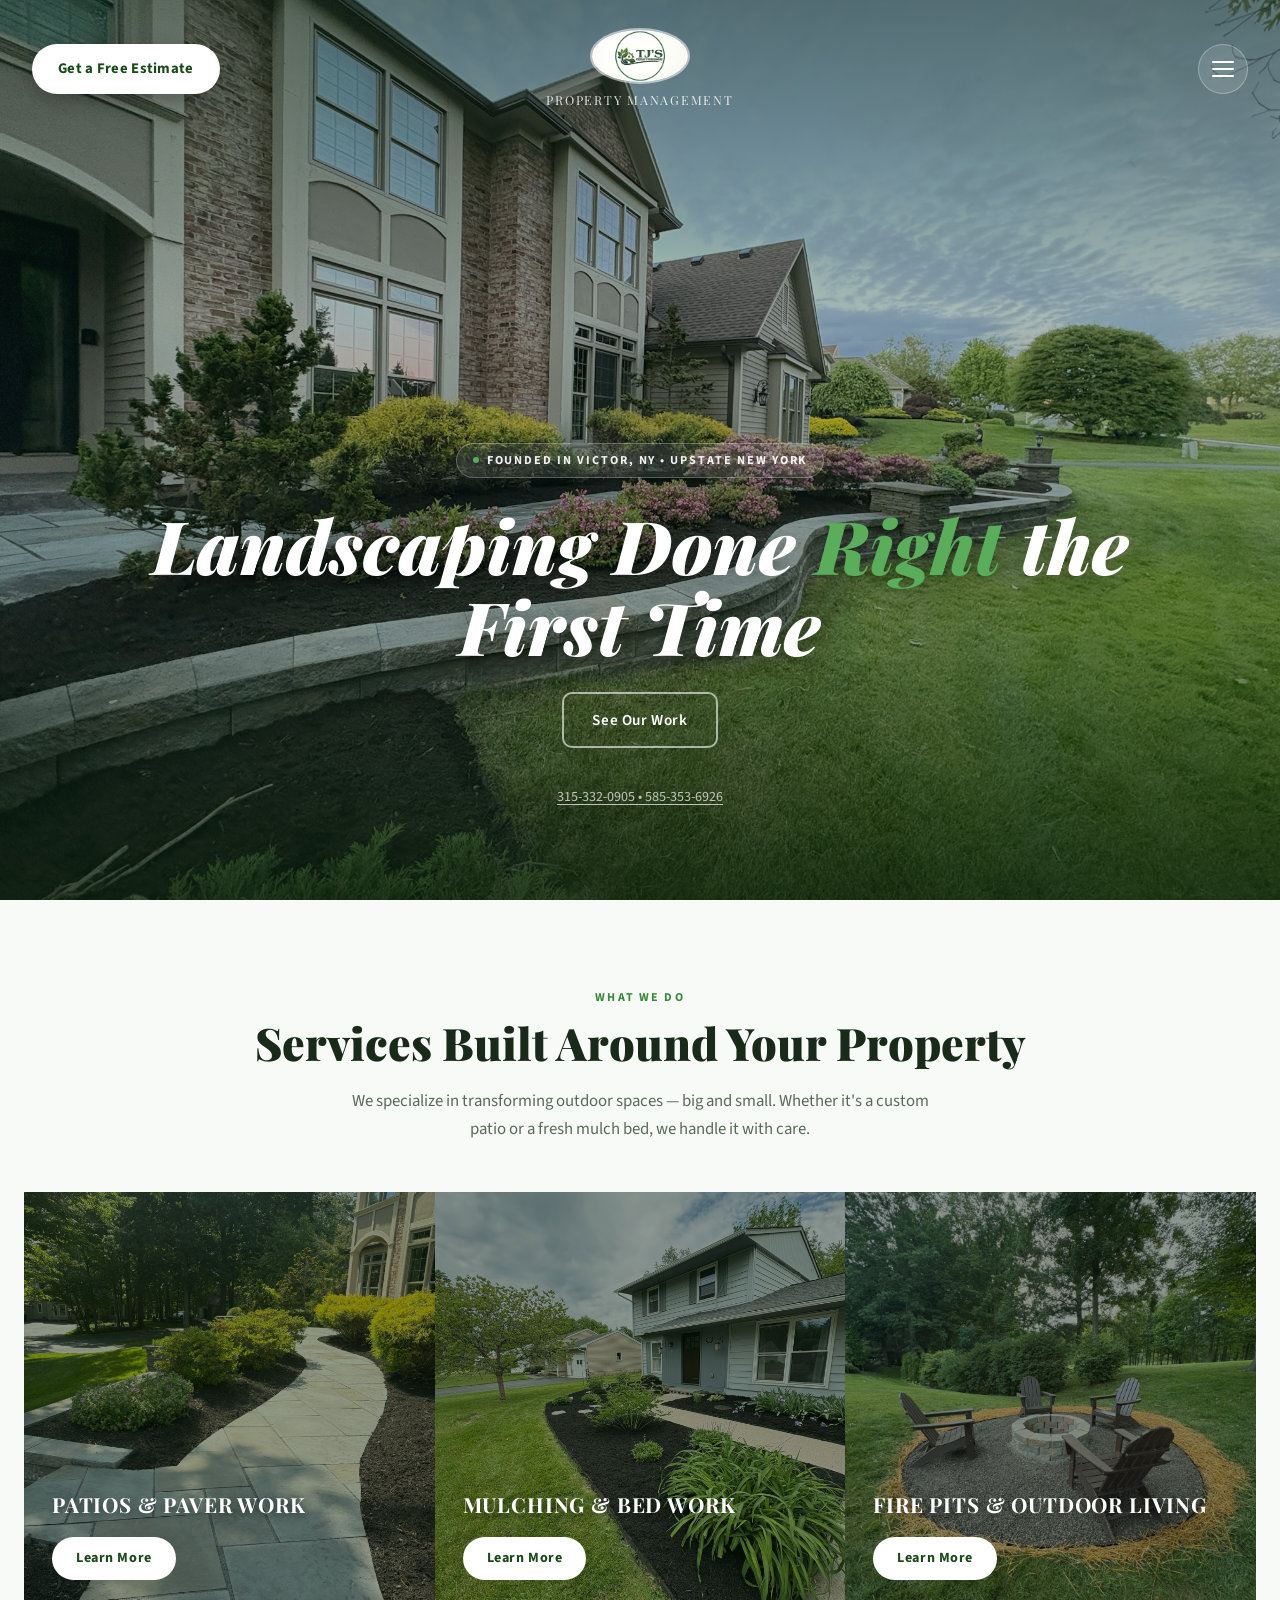
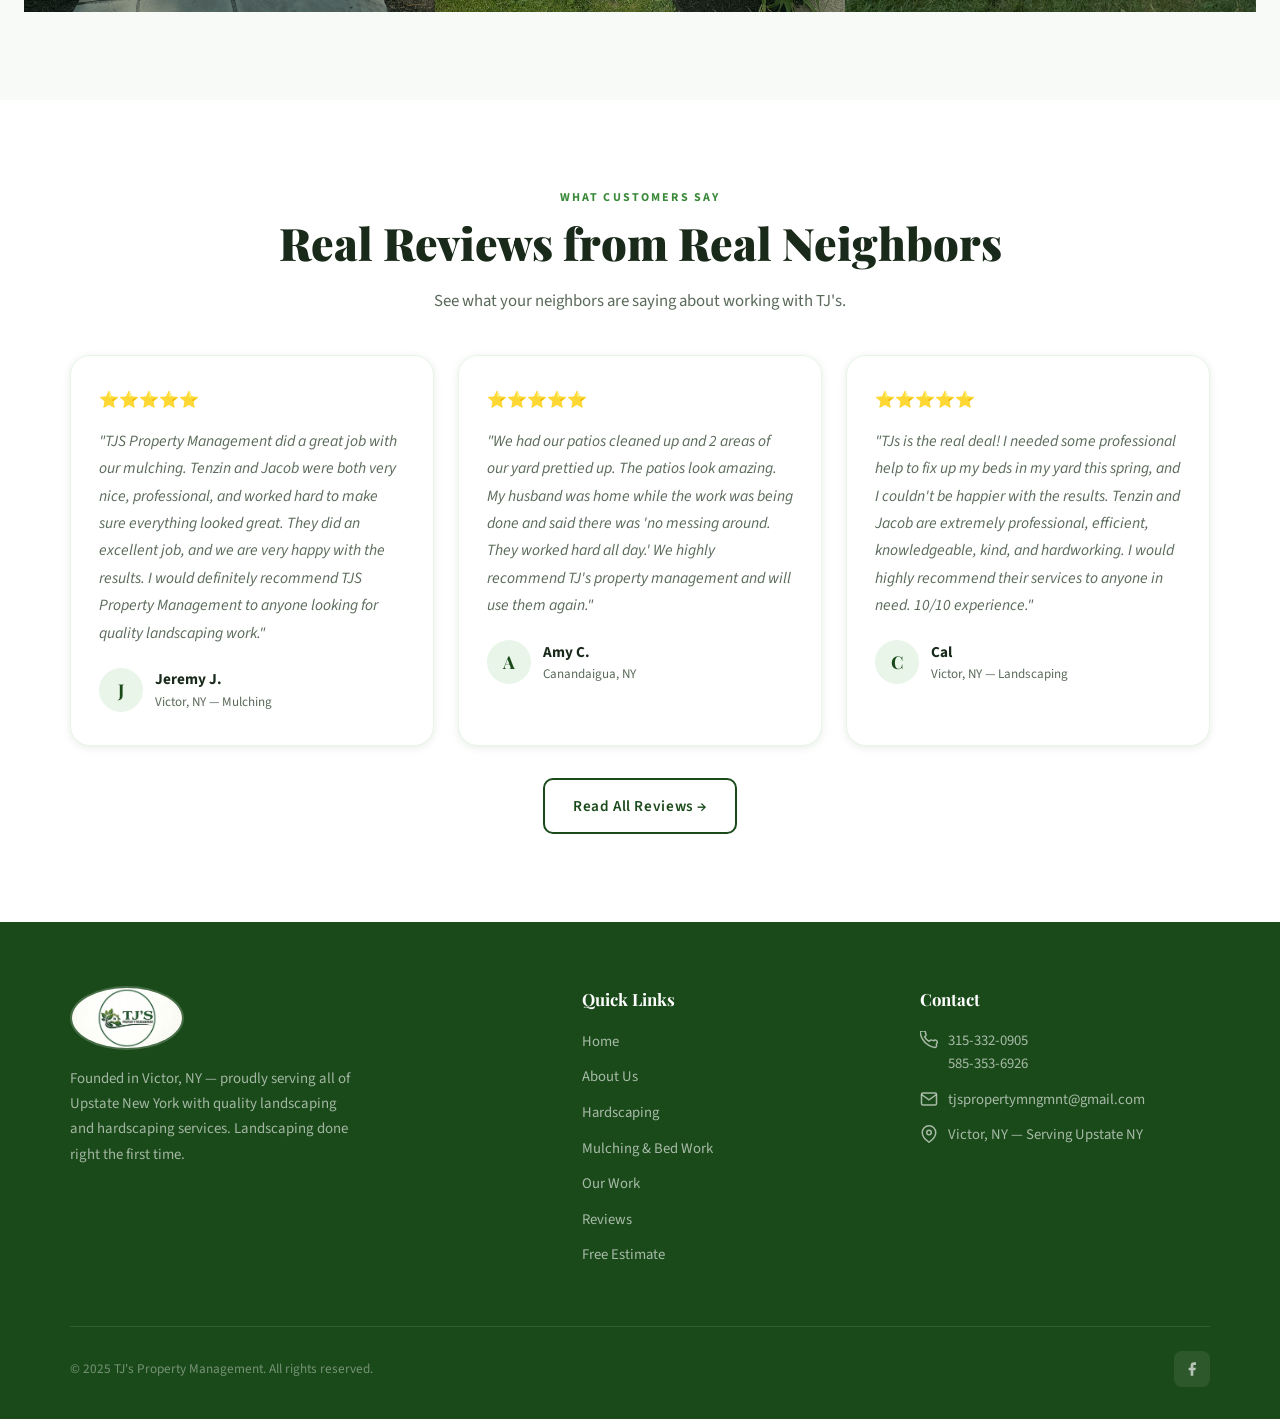
<file: index.html>
<!DOCTYPE html>
<html lang="en">
<head>
  <!-- Google tag (gtag.js) -->
<script async src="https://www.googletagmanager.com/gtag/js?id=G-G55DL7P15L"></script>
<script>
  window.dataLayer = window.dataLayer || [];
  function gtag(){dataLayer.push(arguments);}
  gtag('js', new Date());

  gtag('config', 'G-G55DL7P15L');
</script>
  <meta charset="UTF-8">
  <meta name="viewport" content="width=device-width, initial-scale=1.0">
  <title>TJ's Property Management — Landscaping Done Right | Victor, NY</title>
  <meta name="description" content="TJ's Property Management offers professional landscaping and hardscaping in Victor, NY and all of Upstate New York. Mulching, patios, retaining walls, plant beds & more. Free estimates.">
  <link rel="canonical" href="https://tjsmanagement.com/">
  <link rel="stylesheet" href="css/style.css">
  <style>
    .hero { min-height: 100vh; position: relative; display: flex; align-items: flex-end; overflow: hidden; background: var(--green-dark); }
    .hero-bg { position: absolute; inset: 0; width: 100%; height: 100%; object-fit: cover; z-index: 0; }
    .hero-scrim { position: absolute; inset: 0; z-index: 1; background: linear-gradient(180deg, rgba(10,30,10,0.55) 0%, rgba(10,30,10,0.30) 35%, rgba(10,30,10,0.45) 70%, rgba(10,30,10,0.80) 100%); }
    .hero-top { position: absolute; top: 0; left: 0; right: 0; z-index: 5; display: grid; grid-template-columns: 1fr auto 1fr; align-items: center; padding: 28px 32px; }
    .hero-top-btn { justify-self: start; background: var(--white); color: var(--green-dark); font-weight: 700; font-size: 0.92rem; padding: 13px 26px; border-radius: 40px; letter-spacing: 0.02em; box-shadow: 0 6px 20px rgba(0,0,0,0.25); transition: transform var(--transition), box-shadow var(--transition); }
    .hero-top-btn:hover { transform: translateY(-2px); box-shadow: 0 10px 28px rgba(0,0,0,0.32); }
    .hero-top-call { display: none; width: 50px; height: 50px; border-radius: 50%; background: rgba(255,255,255,0.12); border: 1px solid rgba(255,255,255,0.3); align-items: center; justify-content: center; transition: background var(--transition); }
    .hero-top-call svg { color: var(--white); }
    .hero-top-logo { justify-self: center; display: flex; flex-direction: column; align-items: center; gap: 2px; }
    .hero-top-logo img { height: 56px; width: auto; border-radius: 50%; border: 2px solid rgba(255,255,255,0.5); background: rgba(255,255,255,0.08); }
    .hero-top-logo span { font-family: var(--font-display); font-size: 0.78rem; letter-spacing: 0.14em; text-transform: uppercase; color: rgba(255,255,255,0.85); margin-top: 4px; }
    .hero-menu-btn { justify-self: end; width: 50px; height: 50px; border-radius: 50%; background: rgba(255,255,255,0.12); border: 1px solid rgba(255,255,255,0.3); display: flex; flex-direction: column; align-items: center; justify-content: center; gap: 5px; cursor: pointer; transition: background var(--transition); }
    .hero-menu-btn:hover { background: rgba(255,255,255,0.22); }
    .hero-menu-btn span { display: block; width: 22px; height: 2px; background: var(--white); border-radius: 2px; transition: transform var(--transition), opacity var(--transition); }
    .hero-body { position: relative; z-index: 2; width: 100%; max-width: 1140px; margin: 0 auto; padding: 0 32px 90px; text-align: center; }
    .hero-eyebrow { display: inline-flex; align-items: center; gap: 8px; background: rgba(255,255,255,0.10); border: 1px solid rgba(255,255,255,0.25); color: rgba(255,255,255,0.92); font-size: 0.76rem; font-weight: 700; letter-spacing: 0.16em; text-transform: uppercase; padding: 7px 16px; border-radius: 30px; margin-bottom: 26px; }
    .hero-eyebrow::before { content: ''; width: 6px; height: 6px; border-radius: 50%; background: var(--green-light); }
    .hero-title { font-family: var(--font-display); font-style: italic; font-size: clamp(2.4rem, 6vw, 4.6rem); font-weight: 900; color: var(--white); line-height: 1.1; margin-bottom: 26px; text-shadow: 0 4px 24px rgba(0,0,0,0.3); }
    .hero-title em { font-style: italic; color: var(--green-light); }
    .hero-actions { display: flex; gap: 16px; flex-wrap: wrap; justify-content: center; margin-bottom: 36px; }
    .hero-address { font-size: 0.88rem; color: rgba(255,255,255,0.7); text-decoration: underline; text-underline-offset: 3px; }

    .nav-overlay { position: fixed; inset: 0; z-index: 2000; background: rgba(0,0,0,0.35); opacity: 0; pointer-events: none; transition: opacity var(--transition); }
    .nav-overlay.open { opacity: 1; pointer-events: auto; }
    .nav-panel { position: fixed; top: 0; right: 0; bottom: 0; width: min(420px, 100%); background: linear-gradient(160deg, var(--green-dark) 0%, #1e5c1e 100%); z-index: 2001; transform: translateX(100%); transition: transform 0.35s cubic-bezier(0.4,0,0.2,1); display: flex; flex-direction: column; overflow-y: auto; padding: 28px 36px 40px; }
    .nav-panel.open { transform: translateX(0); }
    .nav-panel-close { align-self: flex-end; width: 40px; height: 40px; border-radius: 50%; background: rgba(255,255,255,0.1); border: none; color: var(--white); font-size: 1.3rem; cursor: pointer; display: flex; align-items: center; justify-content: center; transition: background var(--transition); margin-bottom: 24px; }
    .nav-panel-close:hover { background: rgba(255,255,255,0.2); }
    .nav-panel-logo { text-align: center; margin-bottom: 36px; }
    .nav-panel-logo img { height: 64px; width: auto; border-radius: 50%; border: 2px solid rgba(255,255,255,0.3); margin-bottom: 10px; }
    .nav-panel-logo .brand { font-family: var(--font-display); font-size: 1.2rem; font-weight: 900; color: var(--white); display: block; }
    .nav-panel-logo .sub { font-size: 0.66rem; letter-spacing: 0.16em; text-transform: uppercase; color: rgba(255,255,255,0.6); }
    .nav-panel-links { display: flex; flex-direction: column; align-items: center; gap: 4px; flex: 1; }
    .nav-panel-links a { color: rgba(255,255,255,0.88); font-size: 1.05rem; font-weight: 600; letter-spacing: 0.04em; padding: 13px 0; width: 100%; text-align: center; border-radius: 8px; transition: background var(--transition), color var(--transition); }
    .nav-panel-links a:hover, .nav-panel-links a.active { background: rgba(255,255,255,0.1); color: var(--white); }
    .nav-panel-dropdown { width: 100%; }
    .nav-panel-dropdown-toggle { display: flex; align-items: center; justify-content: center; gap: 6px; width: 100%; background: none; border: none; color: rgba(255,255,255,0.88); font-family: var(--font-body); font-size: 1.05rem; font-weight: 600; letter-spacing: 0.04em; padding: 13px 0; cursor: pointer; border-radius: 8px; transition: background var(--transition); }
    .nav-panel-dropdown-toggle:hover { background: rgba(255,255,255,0.1); }
    .nav-panel-dropdown-toggle svg { transition: transform var(--transition); }
    .nav-panel-dropdown.open .nav-panel-dropdown-toggle svg { transform: rotate(180deg); }
    .nav-panel-dropdown-menu { display: none; flex-direction: column; align-items: center; padding-bottom: 8px; }
    .nav-panel-dropdown.open .nav-panel-dropdown-menu { display: flex; }
    .nav-panel-dropdown-menu a { color: rgba(255,255,255,0.65); font-size: 0.92rem; font-weight: 500; padding: 9px 0; width: 100%; text-align: center; transition: color var(--transition); }
    .nav-panel-dropdown-menu a:hover { color: var(--white); }
    .nav-panel-footer { text-align: center; margin-top: 32px; padding-top: 28px; border-top: 1px solid rgba(255,255,255,0.12); }
    .nav-panel-footer p { color: rgba(255,255,255,0.85); font-weight: 700; font-size: 1rem; margin-bottom: 16px; }
    .nav-panel-footer a.btn-white { width: 100%; justify-content: center; }

    .wayside-services-grid { display: grid; grid-template-columns: repeat(3, 1fr); gap: 0; margin-top: 0; }
    .wayside-service-card { position: relative; display: block; height: 420px; overflow: hidden; }
    .wayside-service-card img { width: 100%; height: 100%; object-fit: cover; transition: transform 0.5s ease; }
    .wayside-service-card:hover img { transform: scale(1.05); }
    .wayside-service-card::after { content: ''; position: absolute; inset: 0; background: rgba(10,30,10,0.45); transition: background var(--transition); }
    .wayside-service-card:hover::after { background: rgba(10,30,10,0.55); }
    .wayside-service-label { position: absolute; bottom: 0; left: 0; right: 0; z-index: 2; padding: 28px 28px 32px; }
    .wayside-service-label h3 { font-family: var(--font-display); font-size: 1.3rem; font-weight: 700; color: var(--white); text-transform: uppercase; letter-spacing: 0.04em; margin-bottom: 16px; text-shadow: 0 2px 8px rgba(0,0,0,0.4); }
    .wayside-learn-more { display: inline-block; background: var(--white); color: var(--green-dark); font-weight: 700; font-size: 0.88rem; padding: 10px 24px; border-radius: 30px; letter-spacing: 0.04em; transition: background var(--transition), color var(--transition), transform var(--transition); }
    .wayside-service-card:hover .wayside-learn-more { background: var(--green-bright); color: var(--white); transform: translateY(-2px); }

    .reviews-grid { display: grid; grid-template-columns: repeat(auto-fill, minmax(300px, 1fr)); gap: 24px; margin-top: 40px; }

    @media (max-width: 900px) {
      .wayside-services-grid { grid-template-columns: 1fr; }
      .wayside-service-card { height: 300px; }
    }
    @media (max-width: 640px) {
      .hero-top-btn { display: none; }
      .hero-top-call { display: flex; }
      .hero-top { padding: 20px; }
      .hero-top-logo img { height: 44px; }
      .hero-eyebrow { display: none; }
      .hero-actions { margin-bottom: 28px; }
      .hero-address { display: none; }
      .hero-title { margin-bottom: 8px; }
      .hero-body { padding-bottom: 0; }
      .hero { align-items: center; }
    }

    [data-reveal] { opacity: 0; transform: translateY(28px); transition: opacity 0.6s ease, transform 0.6s ease; }
    [data-reveal].revealed { opacity: 1; transform: none; }
  </style>
</head>
<body>

<!-- HERO -->
<section class="hero">
  <img class="hero-bg" src="images/mulching/other/other3.JPG" alt="TJ's Property Management landscaping work">
  <div class="hero-scrim"></div>
  <div class="hero-top">
    <a href="pages/contact.html" class="hero-top-btn">Get a Free Estimate</a>
    <a href="tel:3153320905" class="hero-top-call" aria-label="Call us">
      <svg width="20" height="20" viewBox="0 0 24 24" fill="none" stroke="currentColor" stroke-width="2"><path d="M22 16.92v3a2 2 0 01-2.18 2 19.79 19.79 0 01-8.63-3.07A19.5 19.5 0 013.4 10.9a19.79 19.79 0 01-3.07-8.67A2 2 0 012.3 0h3a2 2 0 012 1.72c.127.96.361 1.903.7 2.81a2 2 0 01-.45 2.11L6.09 7.91a16 16 0 006 6l1.27-1.27a2 2 0 012.11-.45c.907.339 1.85.573 2.81.7A2 2 0 0122 16.92z"/></svg>
    </a>
    <div class="hero-top-logo">
      <img src="images/logos/logo.png" alt="TJ's Property Management" onerror="this.style.display='none'">
      <span>Property Management</span>
    </div>
    <button class="hero-menu-btn" id="hero-menu-btn" aria-label="Open menu">
      <span></span><span></span><span></span>
    </button>
  </div>
  <div class="hero-body">
    <div class="hero-eyebrow">Founded in Victor, NY &bull; Upstate New York</div>
    <h1 class="hero-title">Landscaping Done <em>Right</em> the First Time</h1>
    <div class="hero-actions">
      <a href="pages/our-work.html" class="btn btn-outline" style="border-color:rgba(255,255,255,0.6);color:var(--white);">See Our Work</a>
    </div>
    <a href="tel:3153320905" class="hero-address">315-332-0905 &bull; 585-353-6926</a>
  </div>
</section>

<!-- SERVICES -->
<section class="section section-alt">
  <div class="container">
    <div class="text-center" data-reveal>
      <div class="section-label">What We Do</div>
      <h2 class="section-title">Services Built Around Your Property</h2>
      <p class="section-sub">We specialize in transforming outdoor spaces — big and small. Whether it's a custom patio or a fresh mulch bed, we handle it with care.</p>
    </div>
  </div>
  <div class="wayside-services-grid" data-reveal style="margin-top:48px;">
    <a href="pages/hardscaping.html" class="wayside-service-card">
      <img src="images/hardscaping/other/other1.JPG" alt="Patios and paver work">
      <div class="wayside-service-label">
        <h3>Patios & Paver Work</h3>
        <span class="wayside-learn-more">Learn More</span>
      </div>
    </a>
    <a href="pages/mulching.html" class="wayside-service-card">
      <img src="images/mulching/after/after2.JPG" alt="Mulching and bed work">
      <div class="wayside-service-label">
        <h3>Mulching & Bed Work</h3>
        <span class="wayside-learn-more">Learn More</span>
      </div>
    </a>
    <a href="pages/hardscaping.html" class="wayside-service-card">
      <img src="images/hardscaping/after/after1.JPG" alt="Fire pits and outdoor living">
      <div class="wayside-service-label">
        <h3>Fire Pits & Outdoor Living</h3>
        <span class="wayside-learn-more">Learn More</span>
      </div>
    </a>
  </div>
</section>

<!-- REVIEWS -->
<section class="section">
  <div class="container">
    <div class="text-center" data-reveal>
      <div class="section-label">What Customers Say</div>
      <h2 class="section-title">Real Reviews from Real Neighbors</h2>
      <p class="section-sub" style="margin:0 auto;">See what your neighbors are saying about working with TJ's.</p>
    </div>
    <div class="reviews-grid" data-reveal>
      <div class="testimonial-card">
        <div class="stars">⭐⭐⭐⭐⭐</div>
        <p class="testimonial-text">"TJS Property Management did a great job with our mulching. Tenzin and Jacob were both very nice, professional, and worked hard to make sure everything looked great. They did an excellent job, and we are very happy with the results. I would definitely recommend TJS Property Management to anyone looking for quality landscaping work."</p>
        <div class="testimonial-author">
          <div class="author-avatar">J</div>
          <div class="author-info">
            <div class="name">Jeremy J.</div>
            <div class="location">Victor, NY — Mulching</div>
          </div>
        </div>
      </div>
      <div class="testimonial-card">
        <div class="stars">⭐⭐⭐⭐⭐</div>
        <p class="testimonial-text">"We had our patios cleaned up and 2 areas of our yard prettied up. The patios look amazing. My husband was home while the work was being done and said there was 'no messing around. They worked hard all day.' We highly recommend TJ's property management and will use them again."</p>
        <div class="testimonial-author">
          <div class="author-avatar">A</div>
          <div class="author-info">
            <div class="name">Amy C.</div>
            <div class="location">Canandaigua, NY</div>
          </div>
        </div>
      </div>
      <div class="testimonial-card">
        <div class="stars">⭐⭐⭐⭐⭐</div>
        <p class="testimonial-text">"TJs is the real deal! I needed some professional help to fix up my beds in my yard this spring, and I couldn't be happier with the results. Tenzin and Jacob are extremely professional, efficient, knowledgeable, kind, and hardworking. I would highly recommend their services to anyone in need. 10/10 experience."</p>
        <div class="testimonial-author">
          <div class="author-avatar">C</div>
          <div class="author-info">
            <div class="name">Cal</div>
            <div class="location">Victor, NY — Landscaping</div>
          </div>
        </div>
      </div>
    </div>
    <div style="text-align:center;margin-top:32px;">
      <a href="pages/reviews.html" class="btn btn-outline">Read All Reviews →</a>
    </div>
  </div>
</section>

<footer class="site-footer"><!-- injected --></footer>

<script src="js/components.js"></script>
<script src="js/main.js"></script>

</body>
</html>
</file>
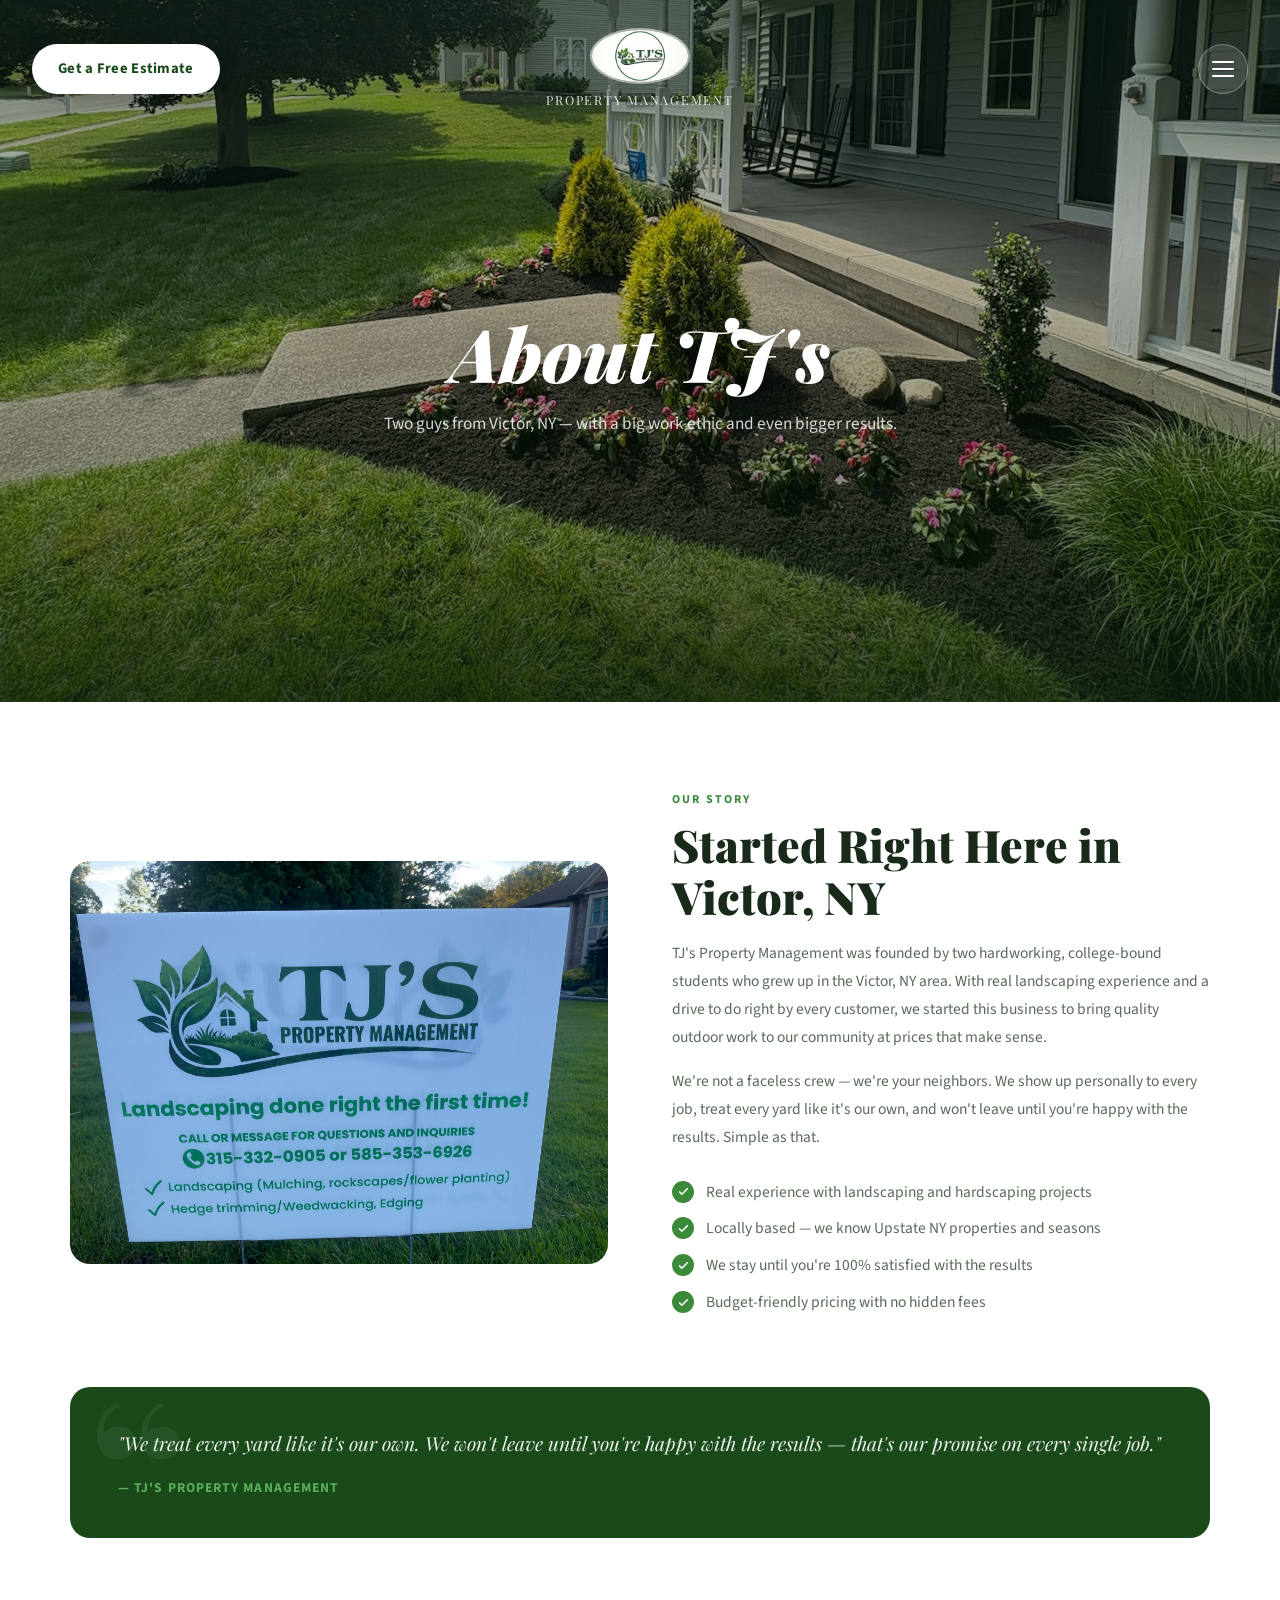
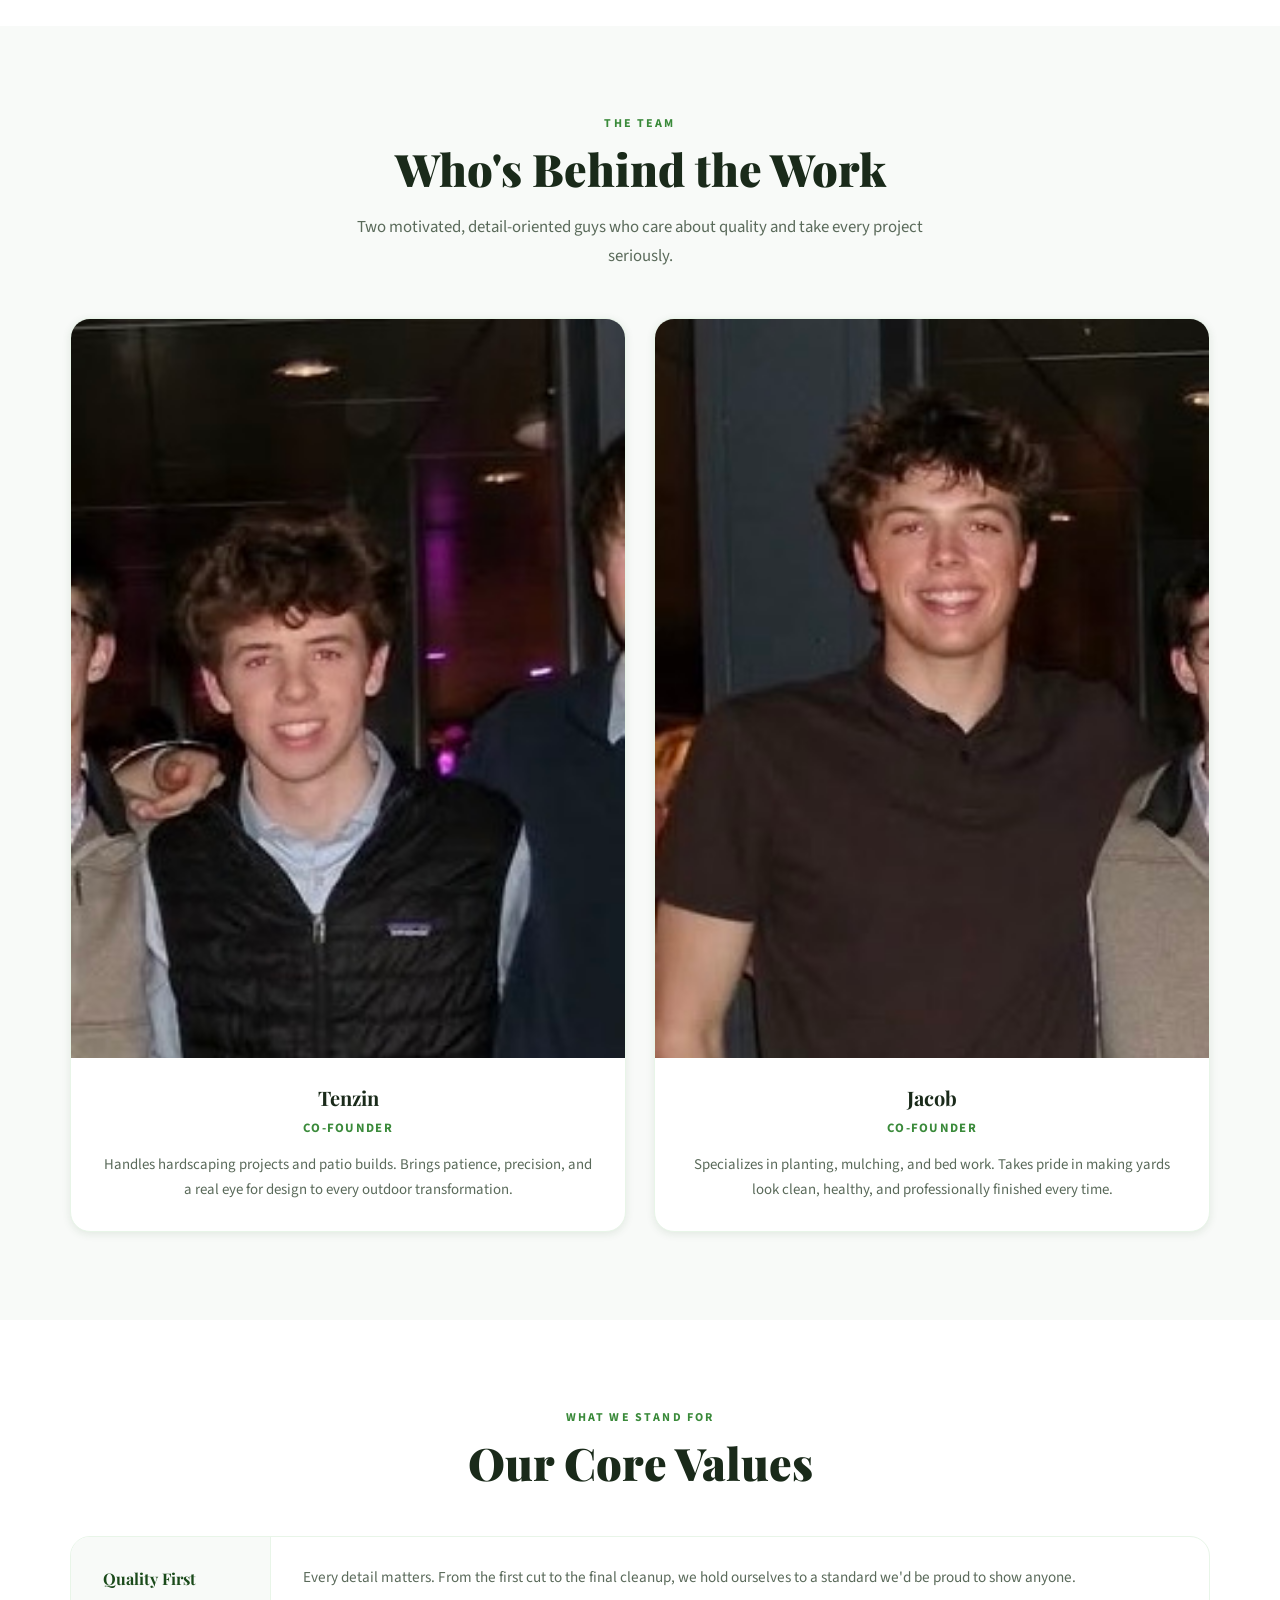
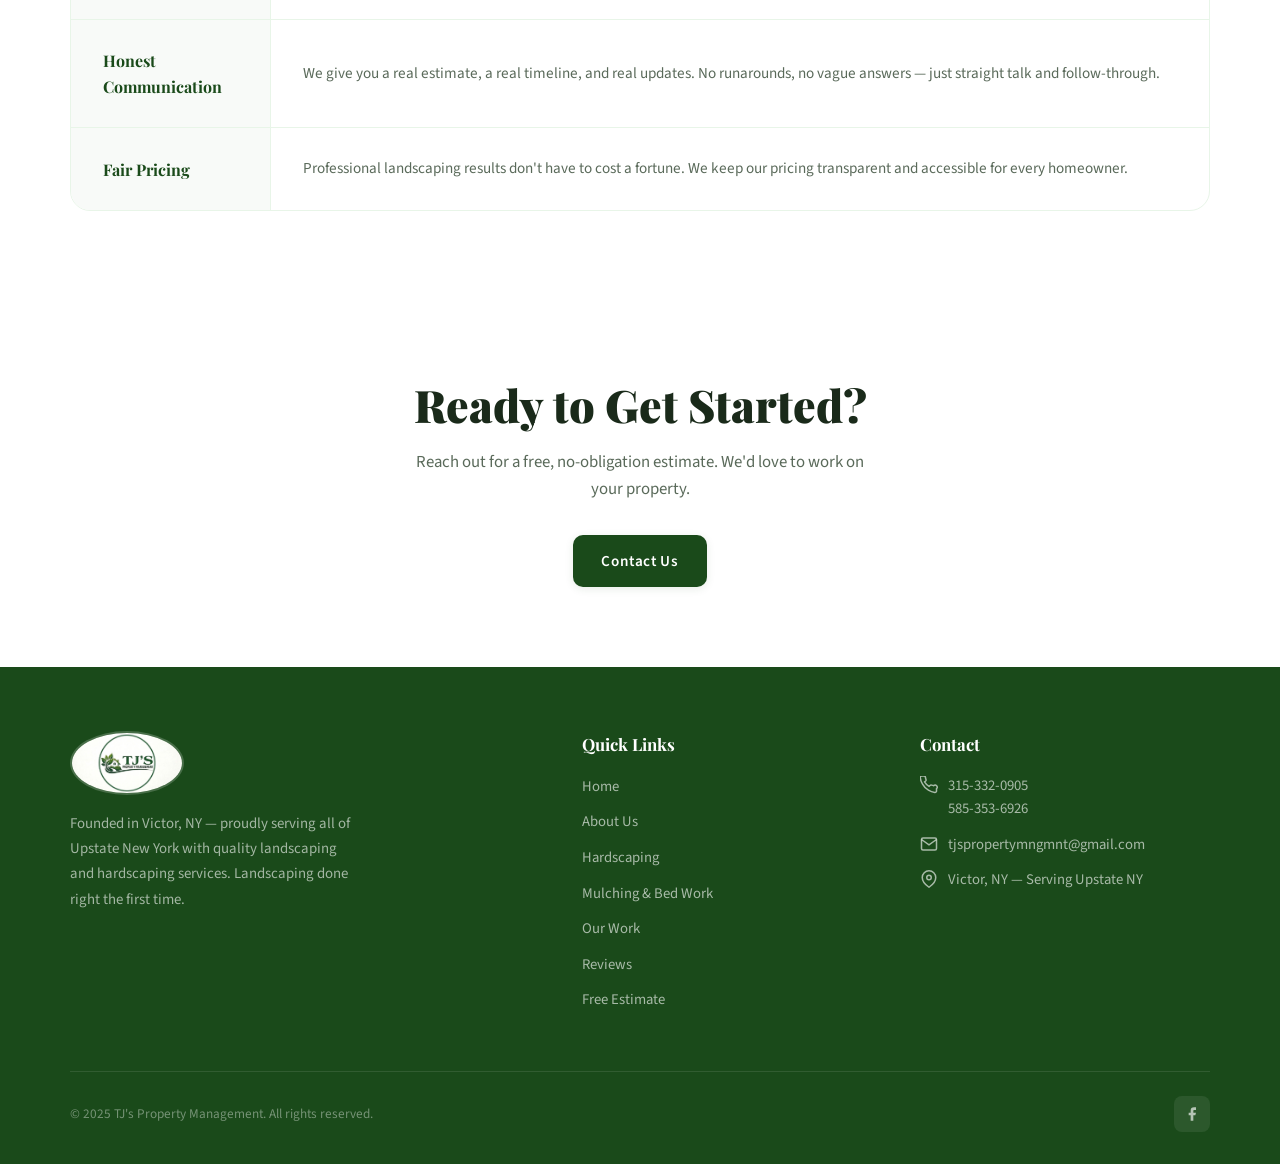
<file: pages/about.html>
<!DOCTYPE html>
<html lang="en">
<head>
  <!-- Google tag (gtag.js) -->
<script async src="https://www.googletagmanager.com/gtag/js?id=G-G55DL7P15L"></script>
<script>
  window.dataLayer = window.dataLayer || [];
  function gtag(){dataLayer.push(arguments);}
  gtag('js', new Date());

  gtag('config', 'G-G55DL7P15L');
</script>
  <meta charset="UTF-8">
  <meta name="viewport" content="width=device-width, initial-scale=1.0">
  <title>About Us — TJ's Property Management | Victor, NY</title>
  <meta name="description" content="Learn about TJ's Property Management — two hardworking, college-bound students from Victor, NY with real landscaping experience and a passion for doing the job right.">
  <link rel="stylesheet" href="../css/style.css">
  <style>
    [data-reveal] {
      opacity: 0;
      transform: translateY(28px);
      transition: opacity 0.6s ease, transform 0.6s ease;
    }
    [data-reveal].revealed { opacity: 1; transform: none; }

    .hero {
      min-height: 78vh;
      max-height: 78vh;
      position: relative;
      display: flex;
      align-items: center;
      overflow: hidden;
      background: var(--green-dark);
    }

    .hero-bg {
      position: absolute;
      inset: 0;
      width: 100%; height: 100%;
      object-fit: cover;
      object-position: center 70%;
      z-index: 0;
    }

    .hero-scrim {
      position: absolute;
      inset: 0;
      z-index: 1;
      background: linear-gradient(180deg, rgba(10,30,10,0.55) 0%, rgba(10,30,10,0.30) 35%, rgba(10,30,10,0.45) 70%, rgba(10,30,10,0.80) 100%);
    }

    .hero-top {
      position: absolute;
      top: 0; left: 0; right: 0;
      z-index: 5;
      display: grid;
      grid-template-columns: 1fr auto 1fr;
      align-items: center;
      padding: 28px 32px;
    }

    .hero-top-btn { justify-self: start; }
    .hero-top-logo { justify-self: center; }
    .hero-menu-btn { justify-self: end; }

    .hero-top-btn {
      background: var(--white);
      color: var(--green-dark);
      font-weight: 700;
      font-size: 0.92rem;
      padding: 13px 26px;
      border-radius: 40px;
      letter-spacing: 0.02em;
      box-shadow: 0 6px 20px rgba(0,0,0,0.25);
      transition: transform var(--transition), box-shadow var(--transition);
    }

    .hero-top-btn:hover {
      transform: translateY(-2px);
      box-shadow: 0 10px 28px rgba(0,0,0,0.32);
    }

    .hero-top-logo {
      display: flex;
      flex-direction: column;
      align-items: center;
      gap: 2px;
    }

    .hero-top-logo img {
      height: 56px;
      width: auto;
      border-radius: 50%;
      border: 2px solid rgba(255,255,255,0.5);
    }

    .hero-top-logo span {
      font-family: var(--font-display);
      font-size: 0.78rem;
      letter-spacing: 0.14em;
      text-transform: uppercase;
      color: rgba(255,255,255,0.85);
      margin-top: 4px;
    }

    .hero-menu-btn {
      width: 50px; height: 50px;
      border-radius: 50%;
      background: rgba(255,255,255,0.12);
      border: 1px solid rgba(255,255,255,0.3);
      display: flex;
      flex-direction: column;
      align-items: center;
      justify-content: center;
      gap: 5px;
      cursor: pointer;
      transition: background var(--transition);
    }

    .hero-menu-btn:hover { background: rgba(255,255,255,0.22); }

    .hero-menu-btn span {
      display: block;
      width: 22px; height: 2px;
      background: var(--white);
      border-radius: 2px;
    }

    .hero-body {
      position: relative;
      z-index: 2;
      width: 100%;
      max-width: 1140px;
      margin: 0 auto;
      padding: 80px 32px 32px;
      text-align: center;
    }

    .hero-title {
      font-family: var(--font-display);
      font-style: italic;
      font-size: clamp(2.4rem, 6vw, 4.6rem);
      font-weight: 900;
      color: var(--white);
      line-height: 1.1;
      margin-bottom: 16px;
      text-shadow: 0 4px 24px rgba(0,0,0,0.3);
    }

    .hero-sub {
      font-size: 1.08rem;
      color: rgba(255,255,255,0.82);
      max-width: 520px;
      margin: 0 auto;
      line-height: 1.7;
    }

    .site-top-bar { display: none !important; }

    @media (max-width: 640px) {
      .hero { min-height: 50vh; max-height: 50vh; }
      .hero-body { padding: 70px 20px 20px; }
      .hero-top { padding: 20px; }
      .hero-top-btn { display: none; }
      .hero-top-logo img { height: 44px; }
    }

    .story-section {
      display: grid;
      grid-template-columns: 1fr 1fr;
      gap: 64px;
      align-items: center;
    }

    .story-img {
      border-radius: var(--radius-lg);
      overflow: hidden;
      aspect-ratio: 4/3;
      position: relative;
    }

    .story-img img {
      width: 100%; height: 100%;
      object-fit: cover;
    }

    .about-quote {
      background: var(--green-dark);
      color: var(--white);
      border-radius: var(--radius-lg);
      padding: 40px 48px;
      position: relative;
      overflow: hidden;
      margin-top: 52px;
    }

    .about-quote::before {
      content: '\201C';
      position: absolute;
      top: -20px; left: 20px;
      font-family: var(--font-display);
      font-size: 12rem;
      font-weight: 900;
      color: rgba(255,255,255,0.06);
      line-height: 1;
    }

    .about-quote p {
      font-family: var(--font-display);
      font-size: 1.2rem;
      font-style: italic;
      line-height: 1.75;
      color: rgba(255,255,255,0.92);
      position: relative;
      z-index: 1;
    }

    .about-quote cite {
      display: block;
      margin-top: 16px;
      font-size: 0.85rem;
      font-weight: 700;
      font-style: normal;
      color: var(--green-light);
      letter-spacing: 0.08em;
      text-transform: uppercase;
      position: relative;
      z-index: 1;
    }

    .team-grid {
      display: grid;
      grid-template-columns: repeat(2, 1fr);
      gap: 28px;
      margin-top: 48px;
    }

    .team-card {
      background: var(--white);
      border-radius: var(--radius-lg);
      padding: 0;
      box-shadow: var(--shadow-sm);
      border: 1px solid var(--green-pale);
      transition: transform var(--transition), box-shadow var(--transition);
      overflow: hidden;
    }

    .team-card:hover {
      transform: translateY(-4px);
      box-shadow: var(--shadow-md);
    }

    .team-card-photo {
      width: 100%;
      aspect-ratio: 3/4;
      object-fit: cover;
      object-position: center top;
      display: block;
    }

    .team-card-body {
      padding: 24px 28px 28px;
    }

    .team-card h3 {
      font-family: var(--font-display);
      font-size: 1.25rem;
      font-weight: 700;
      color: var(--text-main);
      margin-bottom: 4px;
    }

    .team-card .role {
      font-size: 0.8rem;
      font-weight: 700;
      color: var(--green-bright);
      letter-spacing: 0.1em;
      text-transform: uppercase;
      margin-bottom: 14px;
    }

    .team-card p {
      font-size: 0.93rem;
      color: var(--text-muted);
      line-height: 1.7;
    }

    .values-list {
      display: flex;
      flex-direction: column;
      margin-top: 48px;
      border-radius: var(--radius-lg);
      overflow: hidden;
      border: 1px solid var(--green-pale);
    }

    .value-row {
      display: grid;
      grid-template-columns: 200px 1fr;
      border-bottom: 1px solid var(--green-pale);
      transition: background var(--transition);
    }

    .value-row:last-child { border-bottom: none; }
    .value-row:hover { background: var(--green-pale); }

    .value-row-label {
      padding: 28px 32px;
      background: var(--off-white);
      border-right: 1px solid var(--green-pale);
      font-family: var(--font-display);
      font-size: 1rem;
      font-weight: 700;
      color: var(--green-dark);
      display: flex;
      align-items: center;
    }

    .value-row-text {
      padding: 28px 32px;
      font-size: 0.95rem;
      color: var(--text-muted);
      line-height: 1.7;
      display: flex;
      align-items: center;
    }

    @media (max-width: 900px) {
      .story-section { grid-template-columns: 1fr; gap: 40px; }
      .team-grid { grid-template-columns: 1fr; }
      .value-row { grid-template-columns: 1fr; }
      .value-row-label { border-right: none; border-bottom: 1px solid var(--green-pale); padding: 20px 24px; }
      .value-row-text { padding: 20px 24px; }
      .inner-hero { min-height: 50vh; }
    }

    @media (max-width: 640px) {
      .inner-hero-body { padding: 0 20px 48px; }
    }
  </style>
</head>
<body>

<!-- HERO -->
<section class="hero">
  <img class="hero-bg" src="../images/mulching/other/other1.JPG" alt="TJ's Property Management landscaping work">
  <div class="hero-scrim"></div>

  <div class="hero-top">
    <a href="../pages/contact.html" class="hero-top-btn">Get a Free Estimate</a>
    <div class="hero-top-logo">
      <img src="../images/logos/logo.png" alt="TJ's Property Management" onerror="this.style.display='none'">
      <span>Property Management</span>
    </div>
    <button class="hero-menu-btn" id="hero-menu-btn" aria-label="Open menu">
      <span></span><span></span><span></span>
    </button>
  </div>

  <div class="hero-body">
    <h1 class="hero-title">About TJ's</h1>
    <p class="hero-sub">Two guys from Victor, NY — with a big work ethic and even bigger results.</p>
  </div>
</section>

<!-- OUR STORY -->
<section class="section">
  <div class="container">
    <div class="story-section" data-reveal>
      <div class="story-img">
        <img src="../images/logos/yard_sign.jpeg" alt="TJ's Property Management work">
      </div>
      <div>
        <div class="section-label">Our Story</div>
        <h2 class="section-title">Started Right Here in Victor, NY</h2>
        <p style="color:var(--text-muted);line-height:1.8;margin-bottom:16px;font-size:0.97rem;">
          TJ's Property Management was founded by two hardworking, college-bound students who grew up in the Victor, NY area. With real landscaping experience and a drive to do right by every customer, we started this business to bring quality outdoor work to our community at prices that make sense.
        </p>
        <p style="color:var(--text-muted);line-height:1.8;margin-bottom:28px;font-size:0.97rem;">
          We're not a faceless crew — we're your neighbors. We show up personally to every job, treat every yard like it's our own, and won't leave until you're happy with the results. Simple as that.
        </p>
        <div class="check-list">
          <div class="check-item">
            <div class="check-icon"><svg viewBox="0 0 24 24" fill="none" stroke="currentColor" stroke-width="3"><polyline points="20 6 9 17 4 12"/></svg></div>
            <span>Real experience with landscaping and hardscaping projects</span>
          </div>
          <div class="check-item">
            <div class="check-icon"><svg viewBox="0 0 24 24" fill="none" stroke="currentColor" stroke-width="3"><polyline points="20 6 9 17 4 12"/></svg></div>
            <span>Locally based — we know Upstate NY properties and seasons</span>
          </div>
          <div class="check-item">
            <div class="check-icon"><svg viewBox="0 0 24 24" fill="none" stroke="currentColor" stroke-width="3"><polyline points="20 6 9 17 4 12"/></svg></div>
            <span>We stay until you're 100% satisfied with the results</span>
          </div>
          <div class="check-item">
            <div class="check-icon"><svg viewBox="0 0 24 24" fill="none" stroke="currentColor" stroke-width="3"><polyline points="20 6 9 17 4 12"/></svg></div>
            <span>Budget-friendly pricing with no hidden fees</span>
          </div>
        </div>
      </div>
    </div>

    <div class="about-quote" data-reveal>
      <p>"We treat every yard like it's our own. We won't leave until you're happy with the results — that's our promise on every single job."</p>
      <cite>— TJ's Property Management</cite>
    </div>
  </div>
</section>

<!-- TEAM -->
<section class="section section-alt">
  <div class="container">
    <div class="text-center" data-reveal>
      <div class="section-label">The Team</div>
      <h2 class="section-title">Who's Behind the Work</h2>
      <p class="section-sub">Two motivated, detail-oriented guys who care about quality and take every project seriously.</p>
    </div>
    <div class="team-grid" data-reveal>
      <div class="team-card">
        <img class="team-card-photo" src="../images/founders/tenzin.jpg" alt="Tenzin — Co-Founder">
        <div class="team-card-body">
          <h3>Tenzin</h3>
          <div class="role">Co-Founder</div>
          <p>Handles hardscaping projects and patio builds. Brings patience, precision, and a real eye for design to every outdoor transformation.</p>
        </div>
      </div>
      <div class="team-card">
        <img class="team-card-photo" src="../images/founders/jacob.jpg" alt="Jacob — Co-Founder">
        <div class="team-card-body">
          <h3>Jacob</h3>
          <div class="role">Co-Founder</div>
          <p>Specializes in planting, mulching, and bed work. Takes pride in making yards look clean, healthy, and professionally finished every time.</p>
        </div>
      </div>
    </div>
  </div>
</section>

<!-- VALUES -->
<section class="section">
  <div class="container">
    <div class="text-center" data-reveal>
      <div class="section-label">What We Stand For</div>
      <h2 class="section-title">Our Core Values</h2>
    </div>
    <div class="values-list" data-reveal>
      <div class="value-row">
        <div class="value-row-label">Quality First</div>
        <div class="value-row-text">Every detail matters. From the first cut to the final cleanup, we hold ourselves to a standard we'd be proud to show anyone.</div>
      </div>
      <div class="value-row">
        <div class="value-row-label">Honest Communication</div>
        <div class="value-row-text">We give you a real estimate, a real timeline, and real updates. No runarounds, no vague answers — just straight talk and follow-through.</div>
      </div>
      <div class="value-row">
        <div class="value-row-label">Fair Pricing</div>
        <div class="value-row-text">Professional landscaping results don't have to cost a fortune. We keep our pricing transparent and accessible for every homeowner.</div>
      </div>
    </div>
  </div>
</section>

<!-- CTA -->
<section style="padding:80px 24px;text-align:center;background:var(--white);">
  <div class="container">
    <h2 class="section-title" style="color:var(--text-main);">Ready to Get Started?</h2>
    <p style="color:var(--text-muted);margin-bottom:32px;font-size:1.05rem;max-width:480px;margin-left:auto;margin-right:auto;margin-bottom:32px;">Reach out for a free, no-obligation estimate. We'd love to work on your property.</p>
    <a href="contact.html" class="btn btn-primary">Contact Us</a>
  </div>
</section>

<footer class="site-footer"><!-- injected --></footer>
<script src="../js/components.js"></script>
<script src="../js/main.js"></script>
<script>
  document.addEventListener('DOMContentLoaded', function() {
    const menuBtn = document.getElementById('hero-menu-btn');
    if (menuBtn) {
      menuBtn.addEventListener('click', function() {
        document.getElementById('nav-overlay')?.classList.add('open');
        document.getElementById('nav-panel')?.classList.add('open');
        document.body.style.overflow = 'hidden';
      });
    }
  });
</script>
</body>
</html>
</file>
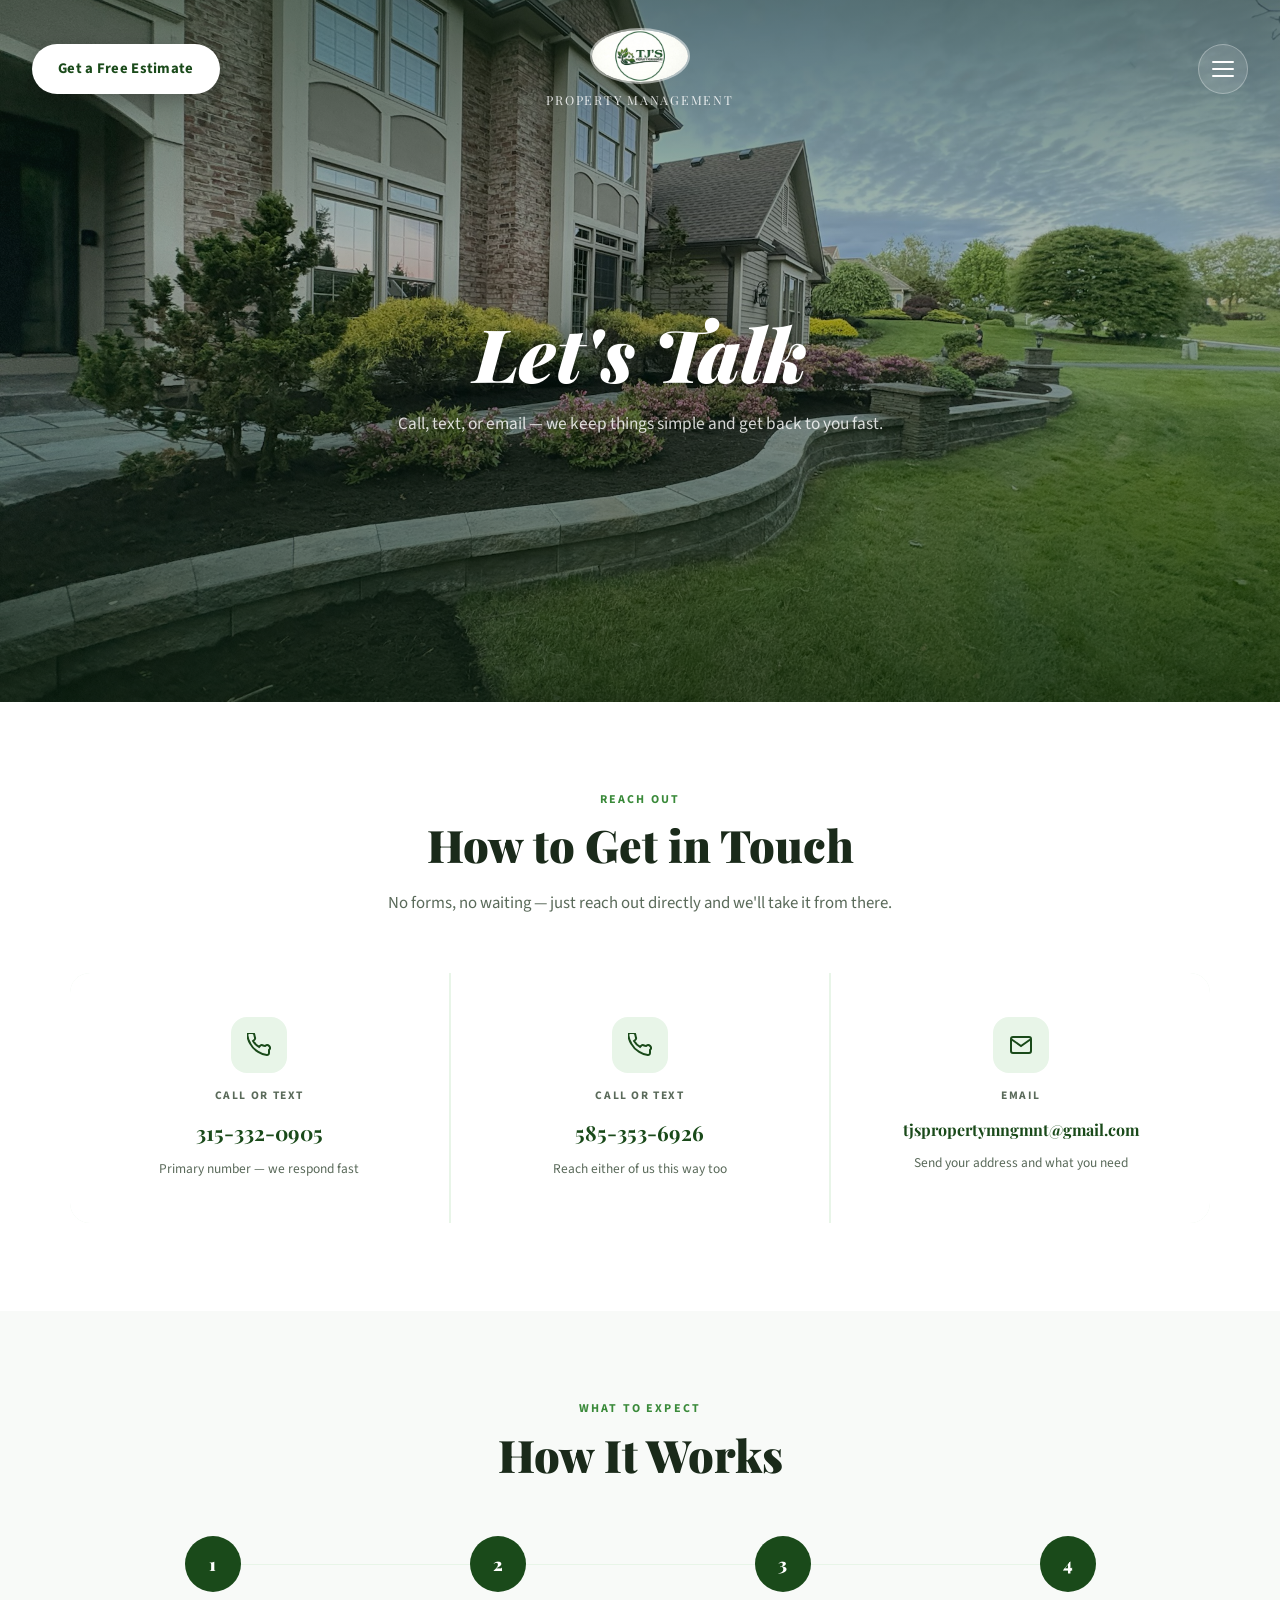
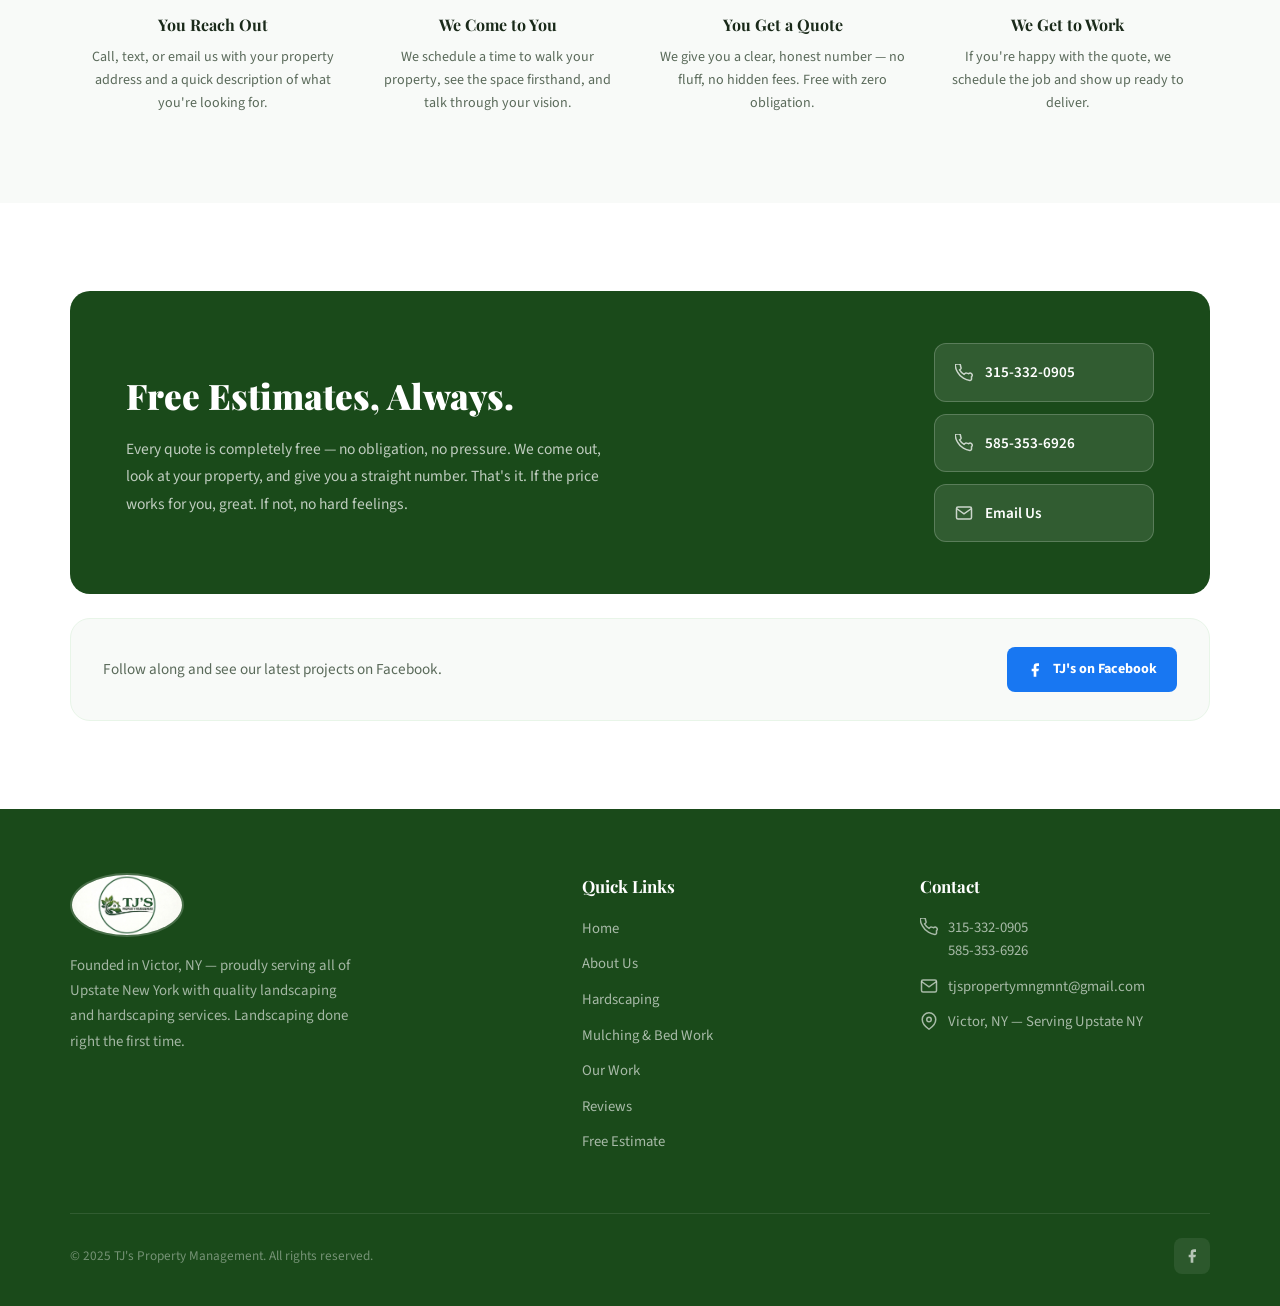
<file: pages/contact.html>
<!DOCTYPE html>
<html lang="en">
<head>
  <!-- Google tag (gtag.js) -->
<script async src="https://www.googletagmanager.com/gtag/js?id=G-G55DL7P15L"></script>
<script>
  window.dataLayer = window.dataLayer || [];
  function gtag(){dataLayer.push(arguments);}
  gtag('js', new Date());

  gtag('config', 'G-G55DL7P15L');
</script>
  <meta charset="UTF-8">
  <meta name="viewport" content="width=device-width, initial-scale=1.0">
  <title>Contact — TJ's Property Management | Free Estimate</title>
  <meta name="description" content="Get a free estimate from TJ's Property Management. Call, text, or email us — serving Victor, NY and all of Upstate New York.">
  <link rel="stylesheet" href="../css/style.css">
  <style>
    [data-reveal] { opacity: 0; transform: translateY(28px); transition: opacity 0.6s ease, transform 0.6s ease; }
    [data-reveal].revealed { opacity: 1; transform: none; }

    /* HERO */
    .hero { min-height: 78vh; max-height: 78vh; position: relative; display: flex; align-items: center; overflow: hidden; background: var(--green-dark); }
    .hero-scrim { position: absolute; inset: 0; z-index: 1; background: linear-gradient(180deg, rgba(10,30,10,0.55) 0%, rgba(10,30,10,0.30) 35%, rgba(10,30,10,0.55) 70%, rgba(10,30,10,0.75) 100%); }
    .hero-top { position: absolute; top: 0; left: 0; right: 0; z-index: 5; display: grid; grid-template-columns: 1fr auto 1fr; align-items: center; padding: 28px 32px; }
    .hero-top-btn { justify-self: start; background: var(--white); color: var(--green-dark); font-weight: 700; font-size: 0.92rem; padding: 13px 26px; border-radius: 40px; letter-spacing: 0.02em; box-shadow: 0 6px 20px rgba(0,0,0,0.25); transition: transform var(--transition), box-shadow var(--transition); }
    .hero-top-btn:hover { transform: translateY(-2px); box-shadow: 0 10px 28px rgba(0,0,0,0.32); }
    .hero-top-logo { justify-self: center; display: flex; flex-direction: column; align-items: center; gap: 2px; }
    .hero-top-logo img { height: 56px; width: auto; border-radius: 50%; border: 2px solid rgba(255,255,255,0.5); }
    .hero-top-logo span { font-family: var(--font-display); font-size: 0.78rem; letter-spacing: 0.14em; text-transform: uppercase; color: rgba(255,255,255,0.85); margin-top: 4px; }
    .hero-bg { position: absolute; inset: 0; width: 100%; height: 100%; object-fit: cover; z-index: 0; }
    .hero-menu-btn { justify-self: end; width: 50px; height: 50px; border-radius: 50%; background: rgba(255,255,255,0.12); border: 1px solid rgba(255,255,255,0.3); display: flex; flex-direction: column; align-items: center; justify-content: center; gap: 5px; cursor: pointer; transition: background var(--transition); }
    .hero-menu-btn:hover { background: rgba(255,255,255,0.22); }
    .hero-menu-btn span { display: block; width: 22px; height: 2px; background: var(--white); border-radius: 2px; }
    .hero-body { position: relative; z-index: 2; width: 100%; max-width: 1140px; margin: 0 auto; padding: 80px 32px 32px; text-align: center; }
    .hero-title { font-family: var(--font-display); font-style: italic; font-size: clamp(2.4rem, 6vw, 4.6rem); font-weight: 900; color: var(--white); line-height: 1.1; margin-bottom: 16px; text-shadow: 0 4px 24px rgba(0,0,0,0.3); }
    .hero-sub { font-size: 1.08rem; color: rgba(255,255,255,0.82); max-width: 520px; margin: 0 auto; line-height: 1.7; }
    .site-top-bar { display: none !important; }

    /* CONTACT METHODS — big clean links */
    .contact-methods {
      display: grid;
      grid-template-columns: repeat(3, 1fr);
      gap: 2px;
      background: var(--green-pale);
      border-radius: var(--radius-lg);
      overflow: hidden;
      margin-top: 56px;
    }

    .contact-method {
      background: var(--white);
      padding: 44px 36px;
      text-align: center;
      text-decoration: none;
      transition: background var(--transition);
      display: flex;
      flex-direction: column;
      align-items: center;
      gap: 14px;
    }

    .contact-method:hover { background: var(--off-white); }

    .cm-icon {
      width: 56px; height: 56px;
      border-radius: 16px;
      background: var(--green-pale);
      display: flex;
      align-items: center;
      justify-content: center;
    }

    .cm-icon svg { color: var(--green-dark); }

    .cm-label {
      font-size: 0.72rem;
      font-weight: 700;
      letter-spacing: 0.14em;
      text-transform: uppercase;
      color: var(--text-muted);
    }

    .cm-value {
      font-family: var(--font-display);
      font-size: 1.3rem;
      font-weight: 700;
      color: var(--green-dark);
      line-height: 1.2;
    }

    .cm-note {
      font-size: 0.84rem;
      color: var(--text-muted);
      line-height: 1.55;
    }

    /* PROCESS STEPS */
    .process-row {
      display: grid;
      grid-template-columns: repeat(4, 1fr);
      gap: 0;
      position: relative;
    }

    .process-row::before {
      content: '';
      position: absolute;
      top: 28px;
      left: 12.5%;
      right: 12.5%;
      height: 1px;
      background: var(--green-pale);
      z-index: 0;
    }

    .process-step {
      text-align: center;
      padding: 0 20px;
      position: relative;
      z-index: 1;
    }

    .process-num {
      width: 56px; height: 56px;
      border-radius: 50%;
      background: var(--green-dark);
      color: var(--white);
      font-family: var(--font-display);
      font-size: 1.1rem;
      font-weight: 900;
      display: flex;
      align-items: center;
      justify-content: center;
      margin: 0 auto 20px;
    }

    .process-step h4 {
      font-family: var(--font-display);
      font-size: 1rem;
      font-weight: 700;
      color: var(--text-main);
      margin-bottom: 8px;
    }

    .process-step p {
      font-size: 0.88rem;
      color: var(--text-muted);
      line-height: 1.65;
    }

    /* PROMISE STRIP */
    .promise-strip {
      background: var(--green-dark);
      border-radius: var(--radius-lg);
      padding: 52px 56px;
      display: grid;
      grid-template-columns: 1fr auto;
      gap: 48px;
      align-items: center;
    }

    .promise-strip h2 {
      font-family: var(--font-display);
      font-size: clamp(1.6rem, 3vw, 2.2rem);
      font-weight: 900;
      color: var(--white);
      margin-bottom: 12px;
    }

    .promise-strip p {
      color: rgba(255,255,255,0.72);
      font-size: 0.97rem;
      line-height: 1.75;
      max-width: 480px;
    }

    .promise-actions {
      display: flex;
      flex-direction: column;
      gap: 12px;
      min-width: 220px;
    }

    .promise-btn {
      display: flex;
      align-items: center;
      gap: 12px;
      background: rgba(255,255,255,0.1);
      border: 1px solid rgba(255,255,255,0.2);
      border-radius: 12px;
      padding: 16px 20px;
      color: var(--white);
      text-decoration: none;
      font-weight: 600;
      font-size: 0.95rem;
      transition: background var(--transition);
    }

    .promise-btn:hover { background: rgba(255,255,255,0.18); }

    .promise-btn svg { flex-shrink: 0; opacity: 0.75; }

    /* SOCIAL */
    .social-row {
      display: flex;
      align-items: center;
      gap: 16px;
      padding: 28px 32px;
      background: var(--off-white);
      border-radius: var(--radius-lg);
      border: 1px solid var(--green-pale);
    }

    .social-row p {
      font-size: 0.95rem;
      color: var(--text-muted);
      flex: 1;
    }

    .fb-link {
      display: inline-flex;
      align-items: center;
      gap: 10px;
      background: #1877F2;
      color: white;
      font-weight: 700;
      font-size: 0.88rem;
      padding: 11px 20px;
      border-radius: 8px;
      text-decoration: none;
      transition: opacity var(--transition);
      white-space: nowrap;
    }

    .fb-link:hover { opacity: 0.88; }

    @media (max-width: 900px) {
      .contact-methods { grid-template-columns: 1fr; }
      .process-row { grid-template-columns: 1fr 1fr; gap: 40px; }
      .process-row::before { display: none; }
      .promise-strip { grid-template-columns: 1fr; gap: 28px; }
      .promise-actions { flex-direction: row; flex-wrap: wrap; min-width: unset; }
    }

    @media (max-width: 640px) {
      .hero { min-height: 50vh; max-height: 50vh; }
      .hero-body { padding: 70px 20px 20px; }
      .hero-top { padding: 20px; }
      .hero-top-btn { display: none; }
      .hero-top-logo img { height: 44px; }
      .process-row { grid-template-columns: 1fr; }
      .promise-strip { padding: 36px 28px; }
      .social-row { flex-direction: column; align-items: flex-start; }
    }
  </style>
</head>
<body>

<section class="hero">
  <img class="hero-bg" src="../images/mulching/other/other3.JPG" alt="TJ's Property Management landscaping work">
  <div class="hero-scrim"></div>
  <div class="hero-top">
    <a href="../pages/contact.html" class="hero-top-btn">Get a Free Estimate</a>
    <div class="hero-top-logo">
      <img src="../images/logos/logo.png" alt="TJ's Property Management" onerror="this.style.display='none'">
      <span>Property Management</span>
    </div>
    <button class="hero-menu-btn" id="hero-menu-btn" aria-label="Open menu">
      <span></span><span></span><span></span>
    </button>
  </div>
  <div class="hero-body">
    <h1 class="hero-title">Let's Talk</h1>
    <p class="hero-sub">Call, text, or email — we keep things simple and get back to you fast.</p>
  </div>
</section>

<!-- CONTACT METHODS -->
<section class="section">
  <div class="container">
    <div class="text-center" data-reveal>
      <div class="section-label">Reach Out</div>
      <h2 class="section-title">How to Get in Touch</h2>
      <p class="section-sub">No forms, no waiting — just reach out directly and we'll take it from there.</p>
    </div>

    <div class="contact-methods" data-reveal>
      <a href="tel:3153320905" class="contact-method">
        <div class="cm-icon">
          <svg width="24" height="24" viewBox="0 0 24 24" fill="none" stroke="currentColor" stroke-width="2"><path d="M22 16.92v3a2 2 0 01-2.18 2 19.79 19.79 0 01-8.63-3.07A19.5 19.5 0 013.4 10.9a19.79 19.79 0 01-3.07-8.67A2 2 0 012.3 0h3a2 2 0 012 1.72c.127.96.361 1.903.7 2.81a2 2 0 01-.45 2.11L6.09 7.91a16 16 0 006 6l1.27-1.27a2 2 0 012.11-.45c.907.339 1.85.573 2.81.7A2 2 0 0122 16.92z"/></svg>
        </div>
        <div class="cm-label">Call or Text</div>
        <div class="cm-value">315-332-0905</div>
        <div class="cm-note">Primary number — we respond fast</div>
      </a>
      <a href="tel:5853536926" class="contact-method">
        <div class="cm-icon">
          <svg width="24" height="24" viewBox="0 0 24 24" fill="none" stroke="currentColor" stroke-width="2"><path d="M22 16.92v3a2 2 0 01-2.18 2 19.79 19.79 0 01-8.63-3.07A19.5 19.5 0 013.4 10.9a19.79 19.79 0 01-3.07-8.67A2 2 0 012.3 0h3a2 2 0 012 1.72c.127.96.361 1.903.7 2.81a2 2 0 01-.45 2.11L6.09 7.91a16 16 0 006 6l1.27-1.27a2 2 0 012.11-.45c.907.339 1.85.573 2.81.7A2 2 0 0122 16.92z"/></svg>
        </div>
        <div class="cm-label">Call or Text</div>
        <div class="cm-value">585-353-6926</div>
        <div class="cm-note">Reach either of us this way too</div>
      </a>
      <a href="mailto:tjspropertymngmnt@gmail.com" class="contact-method">
        <div class="cm-icon">
          <svg width="24" height="24" viewBox="0 0 24 24" fill="none" stroke="currentColor" stroke-width="2"><path d="M4 4h16c1.1 0 2 .9 2 2v12c0 1.1-.9 2-2 2H4c-1.1 0-2-.9-2-2V6c0-1.1.9-2 2-2z"/><polyline points="22,6 12,13 2,6"/></svg>
        </div>
        <div class="cm-label">Email</div>
        <div class="cm-value" style="font-size:1rem;">tjspropertymngmnt@gmail.com</div>
        <div class="cm-note">Send your address and what you need</div>
      </a>
    </div>
  </div>
</section>

<!-- PROCESS -->
<section class="section section-alt">
  <div class="container">
    <div class="text-center" data-reveal>
      <div class="section-label">What to Expect</div>
      <h2 class="section-title">How It Works</h2>
    </div>
    <div class="process-row" style="margin-top:56px;" data-reveal>
      <div class="process-step">
        <div class="process-num">1</div>
        <h4>You Reach Out</h4>
        <p>Call, text, or email us with your property address and a quick description of what you're looking for.</p>
      </div>
      <div class="process-step">
        <div class="process-num">2</div>
        <h4>We Come to You</h4>
        <p>We schedule a time to walk your property, see the space firsthand, and talk through your vision.</p>
      </div>
      <div class="process-step">
        <div class="process-num">3</div>
        <h4>You Get a Quote</h4>
        <p>We give you a clear, honest number — no fluff, no hidden fees. Free with zero obligation.</p>
      </div>
      <div class="process-step">
        <div class="process-num">4</div>
        <h4>We Get to Work</h4>
        <p>If you're happy with the quote, we schedule the job and show up ready to deliver.</p>
      </div>
    </div>
  </div>
</section>

<!-- PROMISE STRIP -->
<section class="section">
  <div class="container">
    <div class="promise-strip" data-reveal>
      <div>
        <h2>Free Estimates, Always.</h2>
        <p>Every quote is completely free — no obligation, no pressure. We come out, look at your property, and give you a straight number. That's it. If the price works for you, great. If not, no hard feelings.</p>
      </div>
      <div class="promise-actions">
        <a href="tel:3153320905" class="promise-btn">
          <svg width="18" height="18" viewBox="0 0 24 24" fill="none" stroke="currentColor" stroke-width="2"><path d="M22 16.92v3a2 2 0 01-2.18 2 19.79 19.79 0 01-8.63-3.07A19.5 19.5 0 013.4 10.9a19.79 19.79 0 01-3.07-8.67A2 2 0 012.3 0h3a2 2 0 012 1.72c.127.96.361 1.903.7 2.81a2 2 0 01-.45 2.11L6.09 7.91a16 16 0 006 6l1.27-1.27a2 2 0 012.11-.45c.907.339 1.85.573 2.81.7A2 2 0 0122 16.92z"/></svg>
          315-332-0905
        </a>
        <a href="tel:5853536926" class="promise-btn">
          <svg width="18" height="18" viewBox="0 0 24 24" fill="none" stroke="currentColor" stroke-width="2"><path d="M22 16.92v3a2 2 0 01-2.18 2 19.79 19.79 0 01-8.63-3.07A19.5 19.5 0 013.4 10.9a19.79 19.79 0 01-3.07-8.67A2 2 0 012.3 0h3a2 2 0 012 1.72c.127.96.361 1.903.7 2.81a2 2 0 01-.45 2.11L6.09 7.91a16 16 0 006 6l1.27-1.27a2 2 0 012.11-.45c.907.339 1.85.573 2.81.7A2 2 0 0122 16.92z"/></svg>
          585-353-6926
        </a>
        <a href="mailto:tjspropertymngmnt@gmail.com" class="promise-btn">
          <svg width="18" height="18" viewBox="0 0 24 24" fill="none" stroke="currentColor" stroke-width="2"><path d="M4 4h16c1.1 0 2 .9 2 2v12c0 1.1-.9 2-2 2H4c-1.1 0-2-.9-2-2V6c0-1.1.9-2 2-2z"/><polyline points="22,6 12,13 2,6"/></svg>
          Email Us
        </a>
      </div>
    </div>

    <div class="social-row" style="margin-top:24px;" data-reveal>
      <p>Follow along and see our latest projects on Facebook.</p>
      <a href="https://www.facebook.com/profile.php?id=61588699485808" target="_blank" rel="noopener" class="fb-link">
        <svg width="16" height="16" viewBox="0 0 24 24" fill="white"><path d="M18 2h-3a5 5 0 00-5 5v3H7v4h3v8h4v-8h3l1-4h-4V7a1 1 0 011-1h3z"/></svg>
        TJ's on Facebook
      </a>
    </div>
  </div>
</section>

<footer class="site-footer"><!-- injected --></footer>
<script src="../js/components.js"></script>
<script src="../js/main.js"></script>
</body>
</html>
</file>
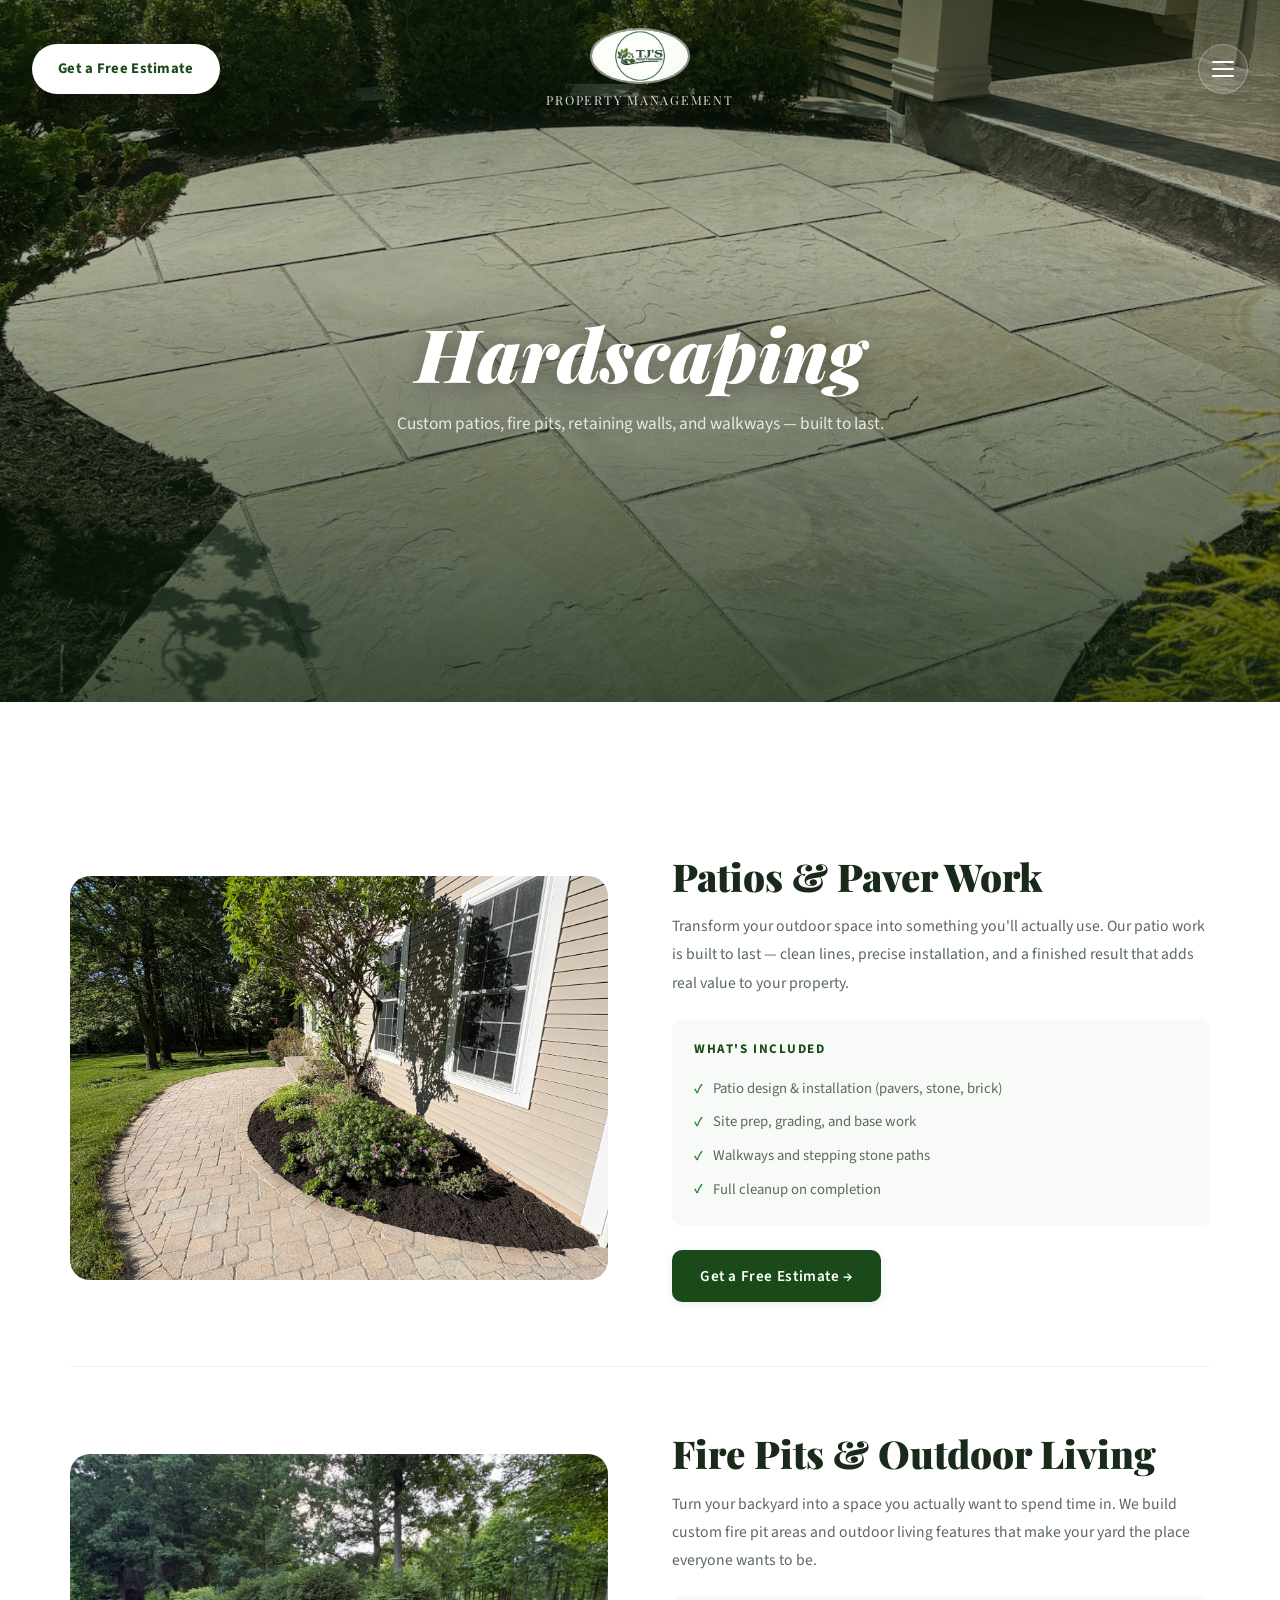
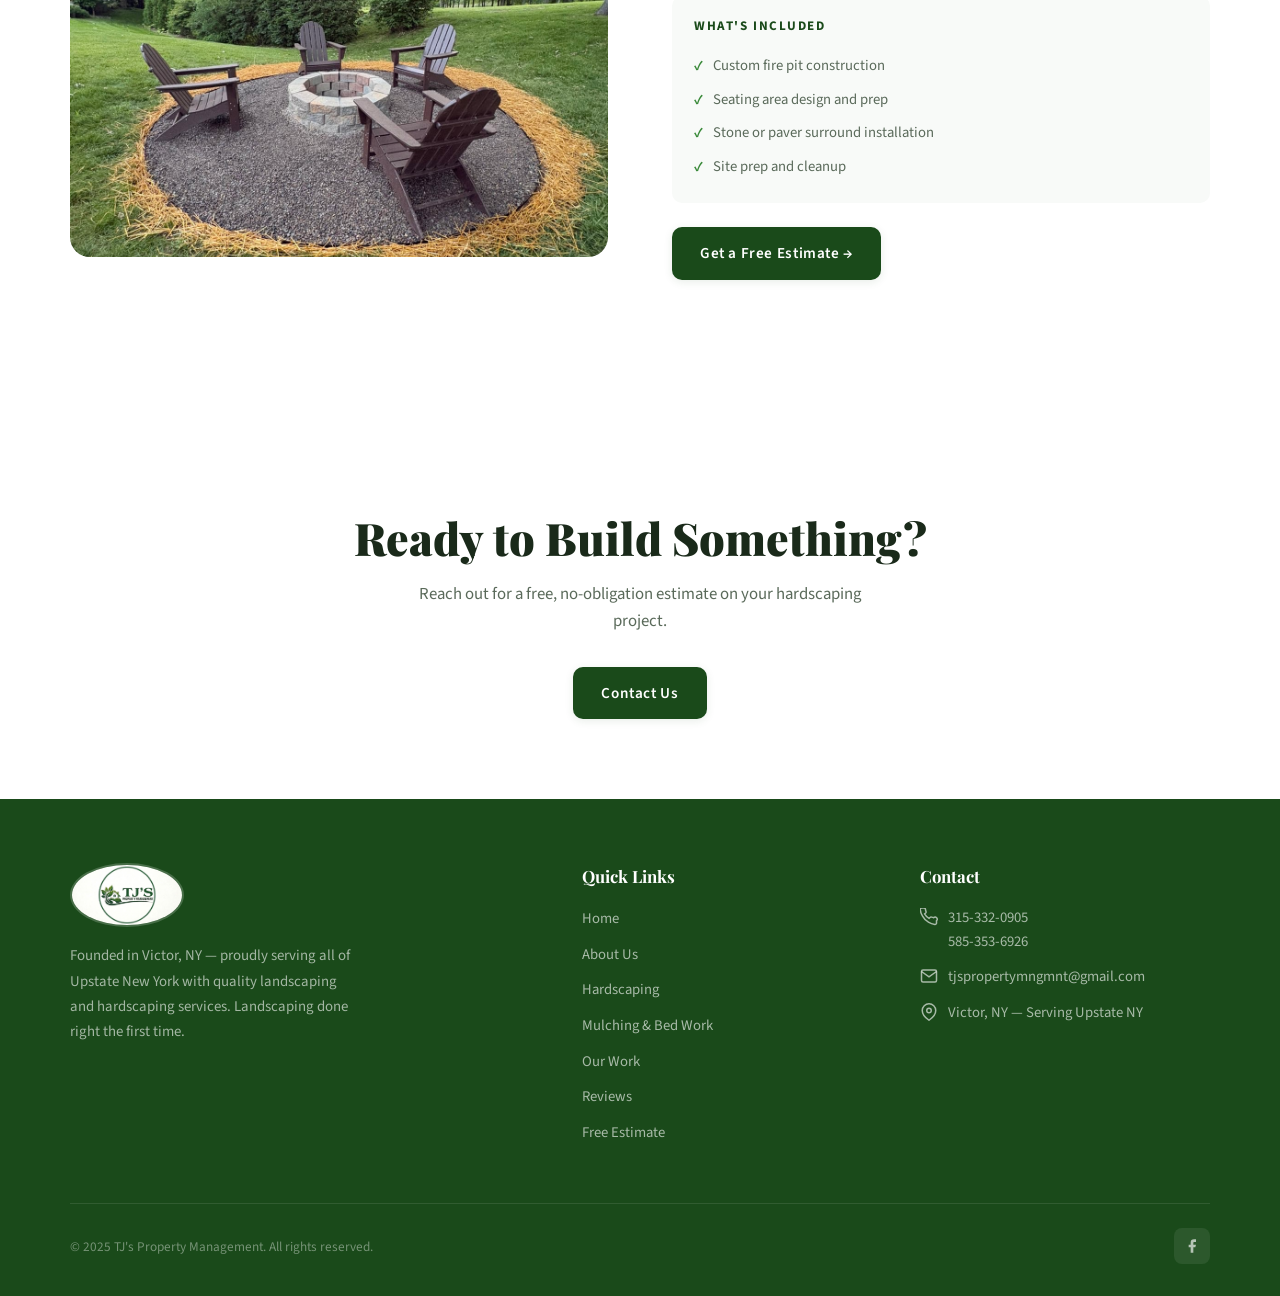
<file: pages/hardscaping.html>
<!DOCTYPE html>
<html lang="en">
<head>
  <!-- Google tag (gtag.js) -->
<script async src="https://www.googletagmanager.com/gtag/js?id=G-G55DL7P15L"></script>
<script>
  window.dataLayer = window.dataLayer || [];
  function gtag(){dataLayer.push(arguments);}
  gtag('js', new Date());

  gtag('config', 'G-G55DL7P15L');
</script>
  <meta charset="UTF-8">
  <meta name="viewport" content="width=device-width, initial-scale=1.0">
  <title>Hardscaping — TJ's Property Management | Patios, Fire Pits & Retaining Walls</title>
  <meta name="description" content="TJ's Property Management specializes in hardscaping — custom patios, fire pits, retaining walls, and walkways in Victor, NY and Upstate New York.">
  <link rel="stylesheet" href="../css/style.css">
  <style>
    [data-reveal] { opacity: 0; transform: translateY(28px); transition: opacity 0.6s ease, transform 0.6s ease; }
    [data-reveal].revealed { opacity: 1; transform: none; }

    .hero { min-height: 78vh; max-height: 78vh; position: relative; display: flex; align-items: center; overflow: hidden; background: var(--green-dark); }
    .hero-scrim { position: absolute; inset: 0; z-index: 1; background: linear-gradient(180deg, rgba(10,30,10,0.55) 0%, rgba(10,30,10,0.30) 35%, rgba(10,30,10,0.55) 70%, rgba(10,30,10,0.75) 100%); }
    .hero-top { position: absolute; top: 0; left: 0; right: 0; z-index: 5; display: grid; grid-template-columns: 1fr auto 1fr; align-items: center; padding: 28px 32px; }
    .hero-top-btn { justify-self: start; background: var(--white); color: var(--green-dark); font-weight: 700; font-size: 0.92rem; padding: 13px 26px; border-radius: 40px; letter-spacing: 0.02em; box-shadow: 0 6px 20px rgba(0,0,0,0.25); transition: transform var(--transition), box-shadow var(--transition); }
    .hero-top-btn:hover { transform: translateY(-2px); box-shadow: 0 10px 28px rgba(0,0,0,0.32); }
    .hero-top-logo { justify-self: center; display: flex; flex-direction: column; align-items: center; gap: 2px; }
    .hero-top-logo img { height: 56px; width: auto; border-radius: 50%; border: 2px solid rgba(255,255,255,0.5); }
    .hero-top-logo span { font-family: var(--font-display); font-size: 0.78rem; letter-spacing: 0.14em; text-transform: uppercase; color: rgba(255,255,255,0.85); margin-top: 4px; }
    .hero-bg { position: absolute; inset: 0; width: 100%; height: 100%; object-fit: cover; object-position: center 60%; z-index: 0; }
    .hero-menu-btn { justify-self: end; width: 50px; height: 50px; border-radius: 50%; background: rgba(255,255,255,0.12); border: 1px solid rgba(255,255,255,0.3); display: flex; flex-direction: column; align-items: center; justify-content: center; gap: 5px; cursor: pointer; transition: background var(--transition); }
    .hero-menu-btn:hover { background: rgba(255,255,255,0.22); }
    .hero-menu-btn span { display: block; width: 22px; height: 2px; background: var(--white); border-radius: 2px; }
    .hero-body { position: relative; z-index: 2; width: 100%; max-width: 1140px; margin: 0 auto; padding: 80px 32px 32px; text-align: center; }
    .hero-title { font-family: var(--font-display); font-style: italic; font-size: clamp(2.4rem, 6vw, 4.6rem); font-weight: 900; color: var(--white); line-height: 1.1; margin-bottom: 16px; text-shadow: 0 4px 24px rgba(0,0,0,0.3); }
    .hero-sub { font-size: 1.08rem; color: rgba(255,255,255,0.82); max-width: 520px; margin: 0 auto; line-height: 1.7; }
    .site-top-bar { display: none !important; }

    .service-detail { display: grid; grid-template-columns: 1fr 1fr; gap: 64px; align-items: center; padding: 64px 0; border-bottom: 1px solid var(--green-pale); }
    .service-detail:last-child { border-bottom: none; }
    .service-detail.flip .service-detail-content { order: 2; }
    .service-detail.flip .service-detail-img { order: 1; }
    .service-detail-img { border-radius: var(--radius-lg); overflow: hidden; aspect-ratio: 4/3; }
    .service-detail-img img { width: 100%; height: 100%; object-fit: cover; }
    .service-badge { display: inline-flex; align-items: center; gap: 6px; background: var(--green-bright); color: var(--white); font-size: 0.72rem; font-weight: 700; padding: 4px 12px; border-radius: 20px; letter-spacing: 0.1em; text-transform: uppercase; margin-bottom: 8px; }
    .service-detail-title { font-family: var(--font-display); font-size: clamp(1.8rem, 3.5vw, 2.4rem); font-weight: 900; color: var(--text-main); margin-bottom: 14px; line-height: 1.15; }
    .service-detail-desc { font-size: 0.98rem; color: var(--text-muted); line-height: 1.8; margin-bottom: 22px; }
    .service-includes { background: var(--off-white); border-radius: var(--radius); padding: 20px 22px; margin-bottom: 24px; }
    .service-includes h4 { font-size: 0.82rem; font-weight: 700; letter-spacing: 0.12em; text-transform: uppercase; color: var(--green-dark); margin-bottom: 12px; }
    .service-includes ul { list-style: none; }
    .service-includes li { display: flex; align-items: center; gap: 10px; font-size: 0.92rem; color: var(--text-muted); padding: 5px 0; }
    .service-includes li::before { content: '✓'; color: var(--green-bright); font-weight: 700; font-size: 0.85rem; }

    @media (max-width: 900px) {
      .service-detail { grid-template-columns: 1fr; gap: 32px; }
      .service-detail.flip .service-detail-content { order: 1; }
      .service-detail.flip .service-detail-img { order: 2; }
    }
    @media (max-width: 640px) {
      .hero { min-height: 50vh; max-height: 50vh; }
      .hero-body { padding: 70px 20px 20px; }
      .hero-top { padding: 20px; }
      .hero-top-btn { display: none; }
      .hero-top-logo img { height: 44px; }
    }
  </style>
</head>
<body>

<section class="hero">
  <img class="hero-bg" src="../images/hardscaping/other/other2.JPG" alt="Hardscaping paver work" style="object-position: center 75%;">
  <div class="hero-scrim"></div>
  <div class="hero-top">
    <a href="../pages/contact.html" class="hero-top-btn">Get a Free Estimate</a>
    <div class="hero-top-logo">
      <img src="../images/logos/logo.png" alt="TJ's Property Management" onerror="this.style.display='none'">
      <span>Property Management</span>
    </div>
    <button class="hero-menu-btn" id="hero-menu-btn" aria-label="Open menu">
      <span></span><span></span><span></span>
    </button>
  </div>
  <div class="hero-body">
    <h1 class="hero-title">Hardscaping</h1>
    <p class="hero-sub">Custom patios, fire pits, retaining walls, and walkways — built to last.</p>
  </div>
</section>

<section class="section">
  <div class="container">

    <div class="service-detail" data-reveal>
      <div class="service-detail-img">
        <img src="../images/hardscaping/after/after3.JPG" alt="Paver path cleanup">
      </div>
      <div class="service-detail-content">
        <h2 class="service-detail-title">Patios & Paver Work</h2>
        <p class="service-detail-desc">Transform your outdoor space into something you'll actually use. Our patio work is built to last — clean lines, precise installation, and a finished result that adds real value to your property.</p>
        <div class="service-includes">
          <h4>What's Included</h4>
          <ul>
            <li>Patio design & installation (pavers, stone, brick)</li>
            <li>Site prep, grading, and base work</li>
            <li>Walkways and stepping stone paths</li>
            <li>Full cleanup on completion</li>
          </ul>
        </div>
        <a href="contact.html" class="btn btn-primary">Get a Free Estimate →</a>
      </div>
    </div>

    <!--
    <div class="service-detail flip" data-reveal>
      <div class="service-detail-content">
        <h2 class="service-detail-title">Retaining Walls</h2>
        <p class="service-detail-desc">A well-built retaining wall is both functional and beautiful. We design and construct walls that hold up against Upstate NY winters while looking great year-round.</p>
        <div class="service-includes">
          <h4>What's Included</h4>
          <ul>
            <li>Retaining wall design and layout</li>
            <li>Block, stone, or timber construction</li>
            <li>Grading and drainage considerations</li>
            <li>Site cleanup and finishing</li>
          </ul>
        </div>
        <a href="contact.html" class="btn btn-primary">Get a Free Estimate →</a>
      </div>
      <div class="service-detail-img">
        <img src="../images/hardscaping/after/after2.JPG" alt="Retaining wall and paver work">
      </div>
    </div>
    -->

    <div class="service-detail" data-reveal>
      <div class="service-detail-img">
        <img src="../images/hardscaping/after/after1.JPG" alt="Fire pit and outdoor living">
      </div>
      <div class="service-detail-content">
        <h2 class="service-detail-title">Fire Pits & Outdoor Living</h2>
        <p class="service-detail-desc">Turn your backyard into a space you actually want to spend time in. We build custom fire pit areas and outdoor living features that make your yard the place everyone wants to be.</p>
        <div class="service-includes">
          <h4>What's Included</h4>
          <ul>
            <li>Custom fire pit construction</li>
            <li>Seating area design and prep</li>
            <li>Stone or paver surround installation</li>
            <li>Site prep and cleanup</li>
          </ul>
        </div>
        <a href="contact.html" class="btn btn-primary">Get a Free Estimate →</a>
      </div>
    </div>

  </div>
</section>

<section style="padding:80px 24px;text-align:center;background:var(--white);">
  <div class="container">
    <h2 class="section-title" style="color:var(--text-main);">Ready to Build Something?</h2>
    <p style="color:var(--text-muted);font-size:1.05rem;max-width:480px;margin:0 auto 32px;">Reach out for a free, no-obligation estimate on your hardscaping project.</p>
    <a href="contact.html" class="btn btn-primary">Contact Us</a>
  </div>
</section>

<footer class="site-footer"><!-- injected --></footer>
<script src="../js/components.js"></script>
<script src="../js/main.js"></script>
</body>
</html>
</file>
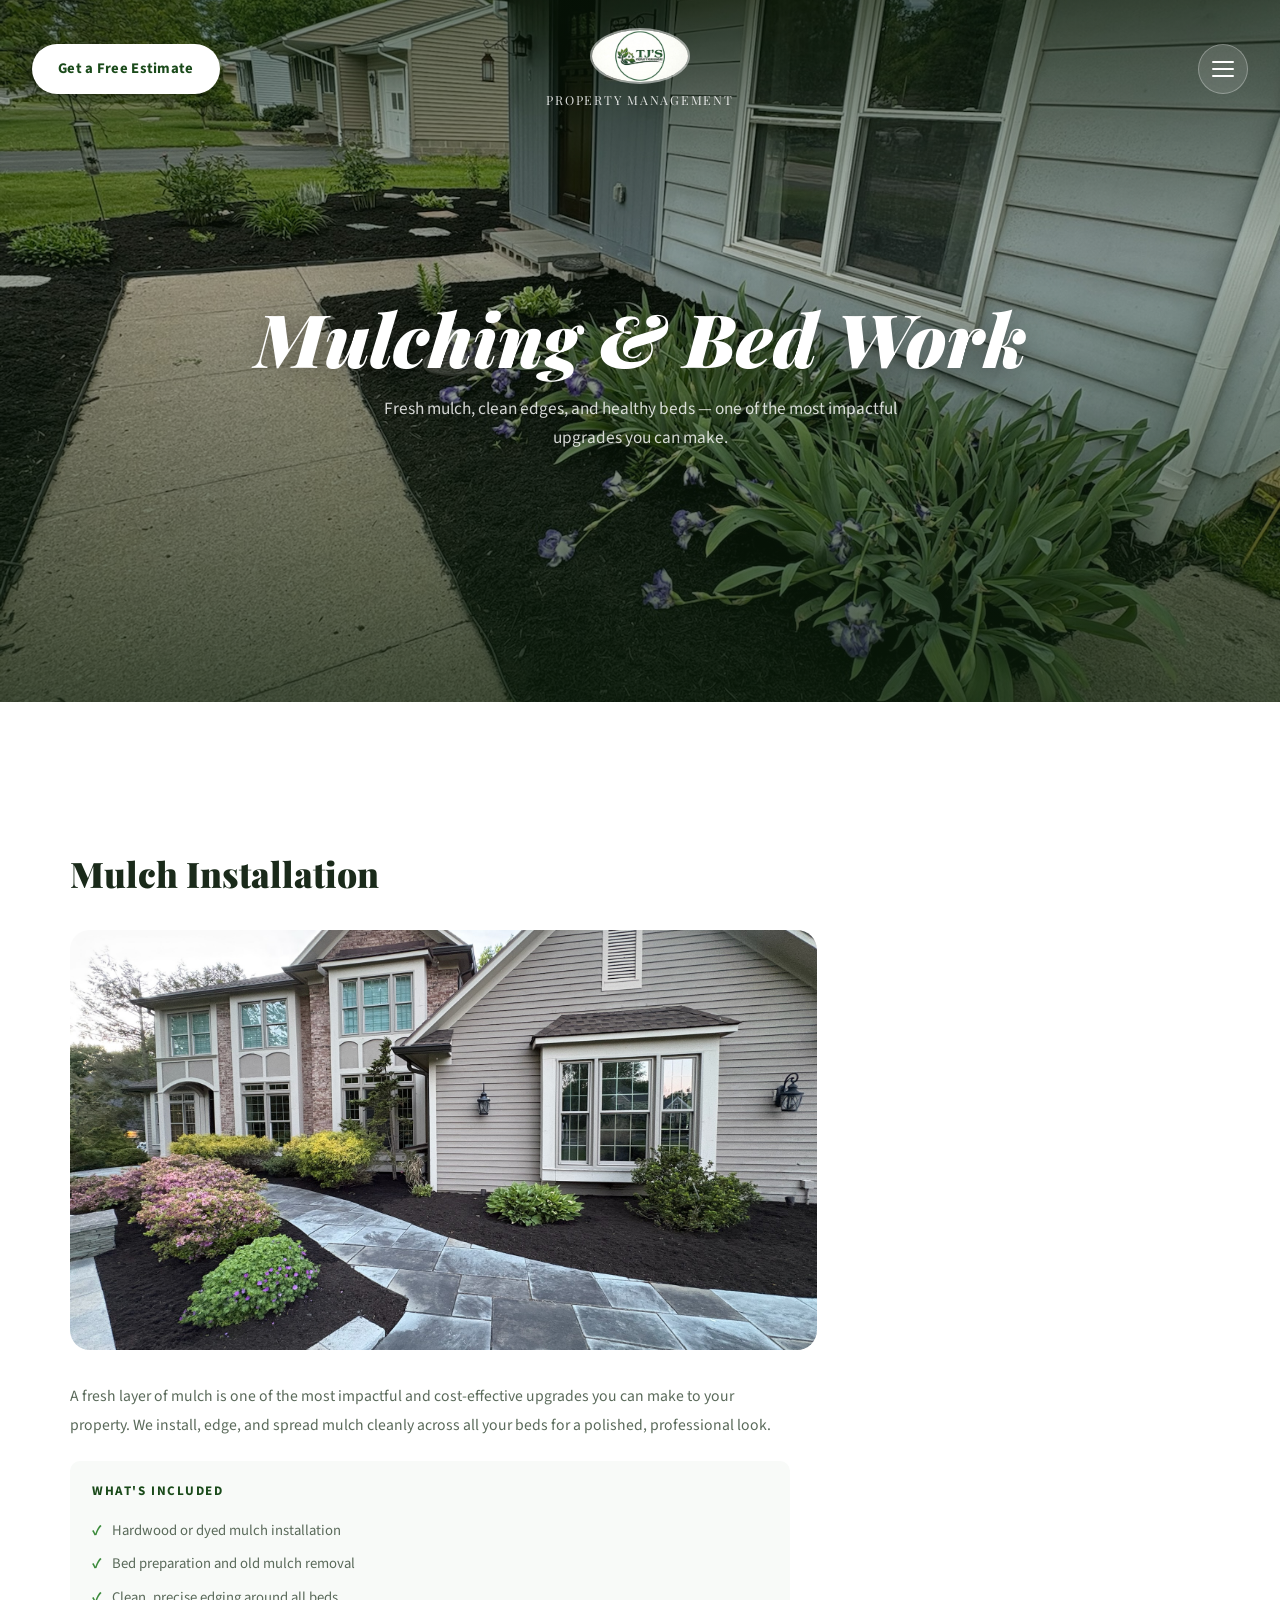
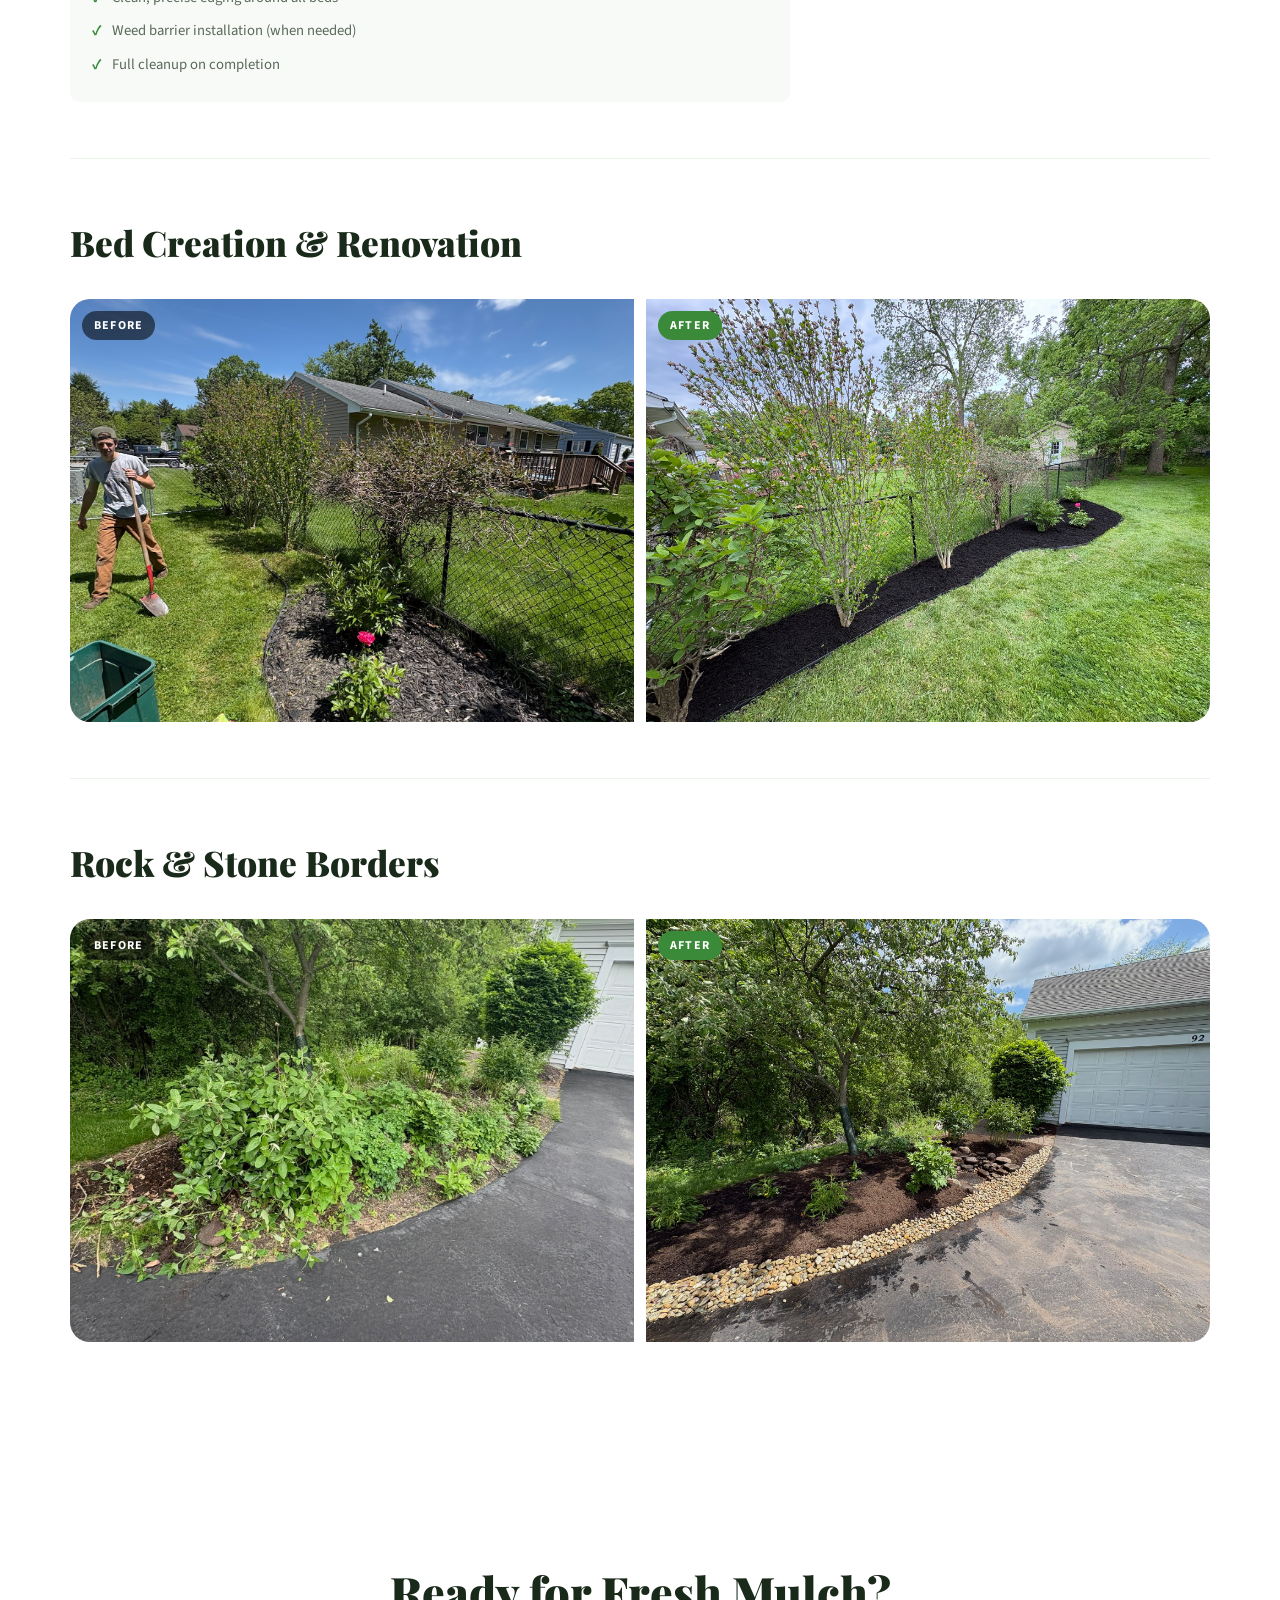
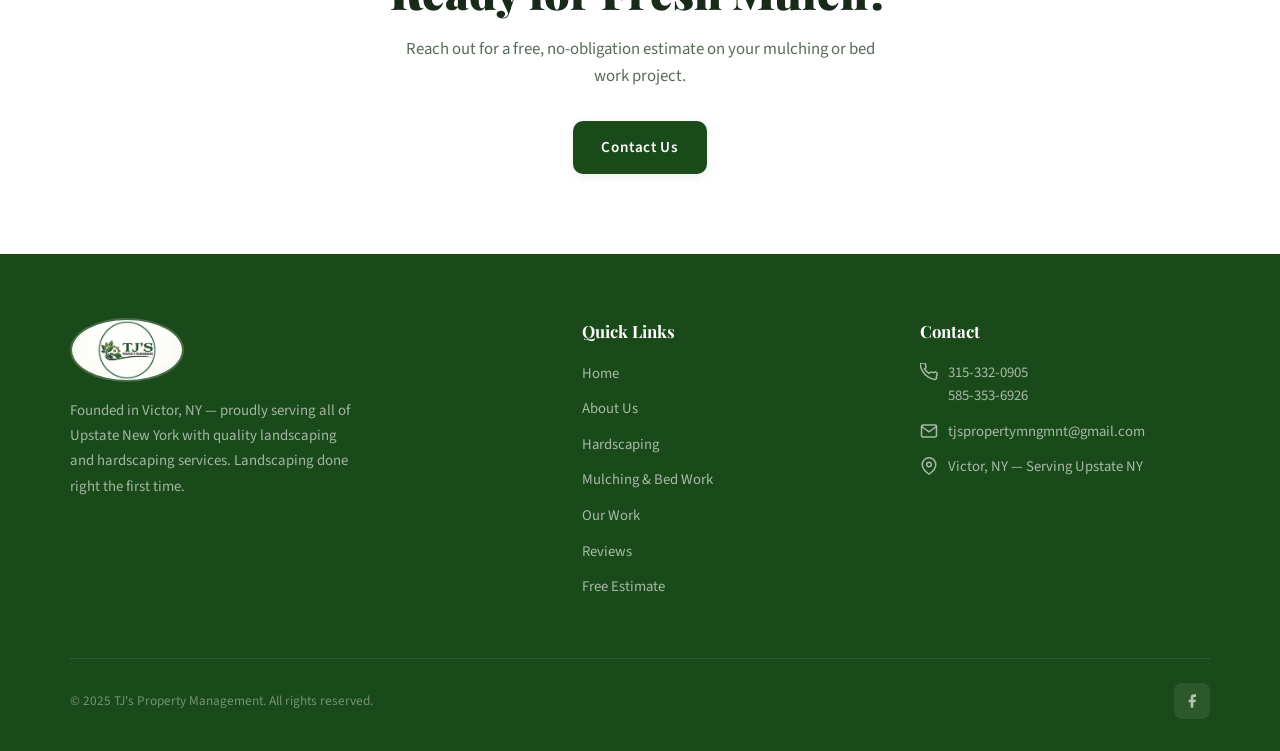
<file: pages/mulching.html>
<!DOCTYPE html>
<html lang="en">
<head>
  <!-- Google tag (gtag.js) -->
<script async src="https://www.googletagmanager.com/gtag/js?id=G-G55DL7P15L"></script>
<script>
  window.dataLayer = window.dataLayer || [];
  function gtag(){dataLayer.push(arguments);}
  gtag('js', new Date());
  gtag('config', 'G-G55DL7P15L');
</script>
  <meta charset="UTF-8">
  <meta name="viewport" content="width=device-width, initial-scale=1.0">
  <title>Mulching & Bed Work — TJ's Property Management | Victor, NY</title>
  <meta name="description" content="TJ's Property Management offers professional mulching, bed work, and bed creation in Victor, NY and Upstate New York. Fresh mulch, clean edges, healthy beds.">
  <link rel="stylesheet" href="../css/style.css">
  <style>
    [data-reveal] { opacity: 0; transform: translateY(28px); transition: opacity 0.6s ease, transform 0.6s ease; }
    [data-reveal].revealed { opacity: 1; transform: none; }

    .hero { min-height: 78vh; max-height: 78vh; position: relative; display: flex; align-items: center; overflow: hidden; background: var(--green-dark); }
    .hero-bg { position: absolute; inset: 0; width: 100%; height: 100%; object-fit: cover; z-index: 0; }
    .hero-scrim { position: absolute; inset: 0; z-index: 1; background: linear-gradient(180deg, rgba(10,30,10,0.55) 0%, rgba(10,30,10,0.30) 35%, rgba(10,30,10,0.55) 70%, rgba(10,30,10,0.75) 100%); }
    .hero-top { position: absolute; top: 0; left: 0; right: 0; z-index: 5; display: grid; grid-template-columns: 1fr auto 1fr; align-items: center; padding: 28px 32px; }
    .hero-top-btn { justify-self: start; background: var(--white); color: var(--green-dark); font-weight: 700; font-size: 0.92rem; padding: 13px 26px; border-radius: 40px; letter-spacing: 0.02em; box-shadow: 0 6px 20px rgba(0,0,0,0.25); transition: transform var(--transition), box-shadow var(--transition); }
    .hero-top-btn:hover { transform: translateY(-2px); box-shadow: 0 10px 28px rgba(0,0,0,0.32); }
    .hero-top-logo { justify-self: center; display: flex; flex-direction: column; align-items: center; gap: 2px; }
    .hero-top-logo img { height: 56px; width: auto; border-radius: 50%; border: 2px solid rgba(255,255,255,0.5); }
    .hero-top-logo span { font-family: var(--font-display); font-size: 0.78rem; letter-spacing: 0.14em; text-transform: uppercase; color: rgba(255,255,255,0.85); margin-top: 4px; }
    .hero-menu-btn { justify-self: end; width: 50px; height: 50px; border-radius: 50%; background: rgba(255,255,255,0.12); border: 1px solid rgba(255,255,255,0.3); display: flex; flex-direction: column; align-items: center; justify-content: center; gap: 5px; cursor: pointer; transition: background var(--transition); }
    .hero-menu-btn:hover { background: rgba(255,255,255,0.22); }
    .hero-menu-btn span { display: block; width: 22px; height: 2px; background: var(--white); border-radius: 2px; }
    .hero-body { position: relative; z-index: 2; width: 100%; max-width: 1140px; margin: 0 auto; padding: 80px 32px 32px; text-align: center; }
    .hero-title { font-family: var(--font-display); font-style: italic; font-size: clamp(2.4rem, 6vw, 4.6rem); font-weight: 900; color: var(--white); line-height: 1.1; margin-bottom: 16px; text-shadow: 0 4px 24px rgba(0,0,0,0.3); }
    .hero-sub { font-size: 1.08rem; color: rgba(255,255,255,0.82); max-width: 520px; margin: 0 auto; line-height: 1.7; }
    .site-top-bar { display: none !important; }

    /* Service blocks */
    .service-block {
      padding: 56px 0;
      border-bottom: 1px solid var(--green-pale);
    }
    .service-block:last-child { border-bottom: none; }

    .service-block-title {
      font-family: var(--font-display);
      font-size: clamp(1.6rem, 3vw, 2.2rem);
      font-weight: 900;
      color: var(--text-main);
      margin-bottom: 28px;
    }

    /* Single image */
    .service-img {
      border-radius: var(--radius-lg);
      overflow: hidden;
      aspect-ratio: 16/9;
      max-height: 420px;
    }
    .service-img img { width: 100%; height: 100%; object-fit: cover; display: block; }

    /* Before/after grid */
    .ba-grid {
      display: grid;
      grid-template-columns: 1fr 1fr;
      gap: 12px;
      border-radius: var(--radius-lg);
      overflow: hidden;
    }

    .ba-img-wrap { position: relative; }
    .ba-img-wrap img { width: 100%; aspect-ratio: 4/3; object-fit: cover; display: block; }
    .ba-label { position: absolute; top: 12px; left: 12px; font-size: 0.75rem; font-weight: 700; letter-spacing: 0.1em; text-transform: uppercase; padding: 5px 12px; border-radius: 20px; color: white; }
    .ba-label.before { background: rgba(0,0,0,0.55); }
    .ba-label.after { background: var(--green-bright); }

    @media (max-width: 640px) {
      .hero { min-height: 50vh; max-height: 50vh; }
      .hero-body { padding: 70px 20px 20px; }
      .hero-top { padding: 20px; }
      .hero-top-btn { display: none; }
      .hero-top-logo img { height: 44px; }
      .ba-grid { grid-template-columns: 1fr; }
    }
  </style>
</head>
<body>

<section class="hero">
  <img class="hero-bg" src="../images/mulching/after/after3.JPG" alt="Mulching and bed work">
  <div class="hero-scrim"></div>
  <div class="hero-top">
    <a href="../pages/contact.html" class="hero-top-btn">Get a Free Estimate</a>
    <div class="hero-top-logo">
      <img src="../images/logos/logo.png" alt="TJ's Property Management" onerror="this.style.display='none'">
      <span>Property Management</span>
    </div>
    <button class="hero-menu-btn" id="hero-menu-btn" aria-label="Open menu">
      <span></span><span></span><span></span>
    </button>
  </div>
  <div class="hero-body">
    <h1 class="hero-title">Mulching & Bed Work</h1>
    <p class="hero-sub">Fresh mulch, clean edges, and healthy beds — one of the most impactful upgrades you can make.</p>
  </div>
</section>

<section class="section">
  <div class="container">

    <div class="service-block" data-reveal>
      <h2 class="service-block-title">Mulch Installation</h2>
      <div class="service-img" style="margin-bottom:32px;">
        <img src="../images/mulching/other/other2.JPG" alt="Mulch installation">
      </div>
      <p style="color:var(--text-muted);line-height:1.8;margin-bottom:22px;font-size:0.98rem;max-width:720px;">A fresh layer of mulch is one of the most impactful and cost-effective upgrades you can make to your property. We install, edge, and spread mulch cleanly across all your beds for a polished, professional look.</p>
      <div style="background:var(--off-white);border-radius:var(--radius);padding:20px 22px;max-width:720px;">
        <h4 style="font-size:0.82rem;font-weight:700;letter-spacing:0.12em;text-transform:uppercase;color:var(--green-dark);margin-bottom:12px;">What's Included</h4>
        <ul style="list-style:none;">
          <li style="display:flex;align-items:center;gap:10px;font-size:0.92rem;color:var(--text-muted);padding:5px 0;"><span style="color:var(--green-bright);font-weight:700;">✓</span> Hardwood or dyed mulch installation</li>
          <li style="display:flex;align-items:center;gap:10px;font-size:0.92rem;color:var(--text-muted);padding:5px 0;"><span style="color:var(--green-bright);font-weight:700;">✓</span> Bed preparation and old mulch removal</li>
          <li style="display:flex;align-items:center;gap:10px;font-size:0.92rem;color:var(--text-muted);padding:5px 0;"><span style="color:var(--green-bright);font-weight:700;">✓</span> Clean, precise edging around all beds</li>
          <li style="display:flex;align-items:center;gap:10px;font-size:0.92rem;color:var(--text-muted);padding:5px 0;"><span style="color:var(--green-bright);font-weight:700;">✓</span> Weed barrier installation (when needed)</li>
          <li style="display:flex;align-items:center;gap:10px;font-size:0.92rem;color:var(--text-muted);padding:5px 0;"><span style="color:var(--green-bright);font-weight:700;">✓</span> Full cleanup on completion</li>
        </ul>
      </div>
    </div>

    <div class="service-block" data-reveal>
      <h2 class="service-block-title">Bed Creation & Renovation</h2>
      <div class="ba-grid">
        <div class="ba-img-wrap">
          <img src="../images/mulching/before/before1.JPG" alt="Bed before renovation">
          <span class="ba-label before">Before</span>
        </div>
        <div class="ba-img-wrap">
          <img src="../images/mulching/after/after1.JPG" alt="Bed after renovation">
          <span class="ba-label after">After</span>
        </div>
      </div>
    </div>

    <div class="service-block" data-reveal>
      <h2 class="service-block-title">Rock & Stone Borders</h2>
      <div class="ba-grid">
        <div class="ba-img-wrap">
          <img src="../images/mulching/before/before6.JPG" alt="Rock border before">
          <span class="ba-label before">Before</span>
        </div>
        <div class="ba-img-wrap">
          <img src="../images/mulching/after/after6.JPG" alt="Rock border after">
          <span class="ba-label after">After</span>
        </div>
      </div>
    </div>

  </div>
</section>

<section style="padding:80px 24px;text-align:center;background:var(--white);">
  <div class="container">
    <h2 class="section-title" style="color:var(--text-main);">Ready for Fresh Mulch?</h2>
    <p style="color:var(--text-muted);font-size:1.05rem;max-width:480px;margin:0 auto 32px;">Reach out for a free, no-obligation estimate on your mulching or bed work project.</p>
    <a href="contact.html" class="btn btn-primary">Contact Us</a>
  </div>
</section>

<footer class="site-footer"><!-- injected --></footer>
<script src="../js/components.js"></script>
<script src="../js/main.js"></script>
</body>
</html>
</file>
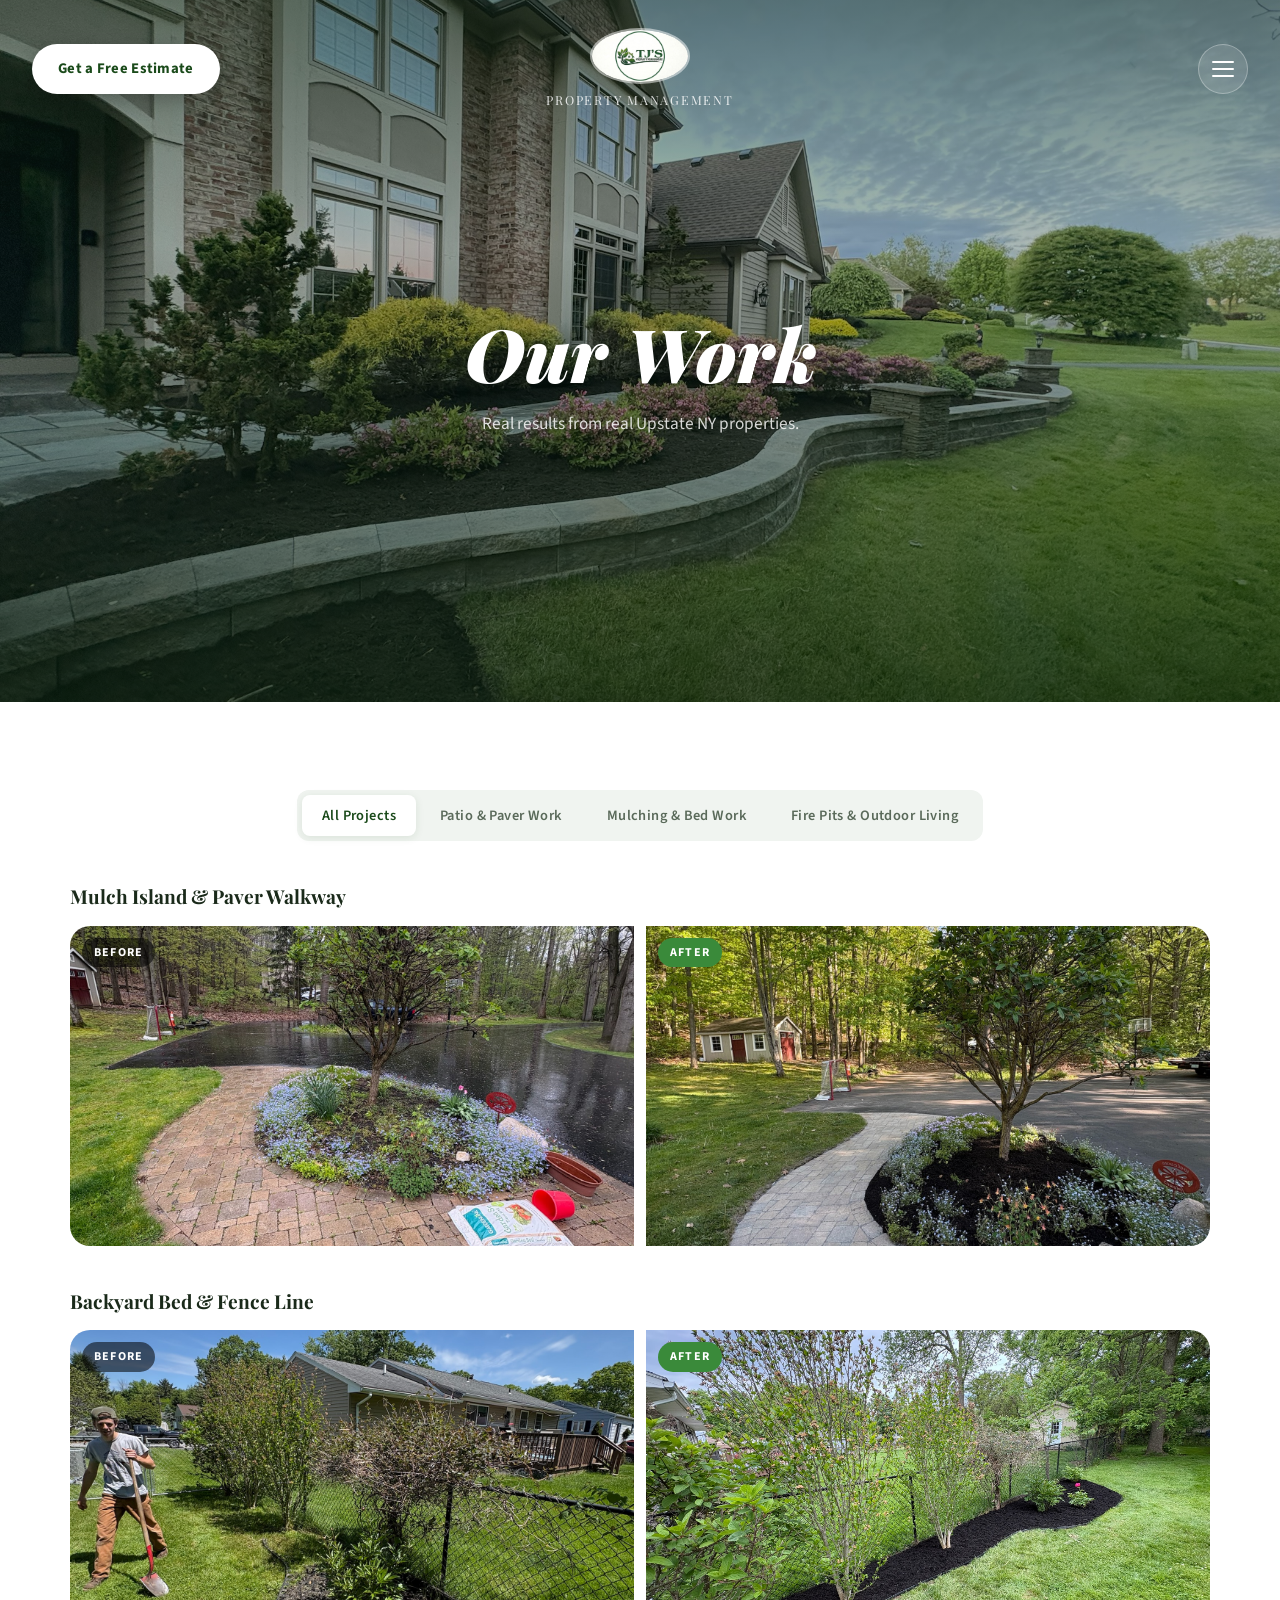
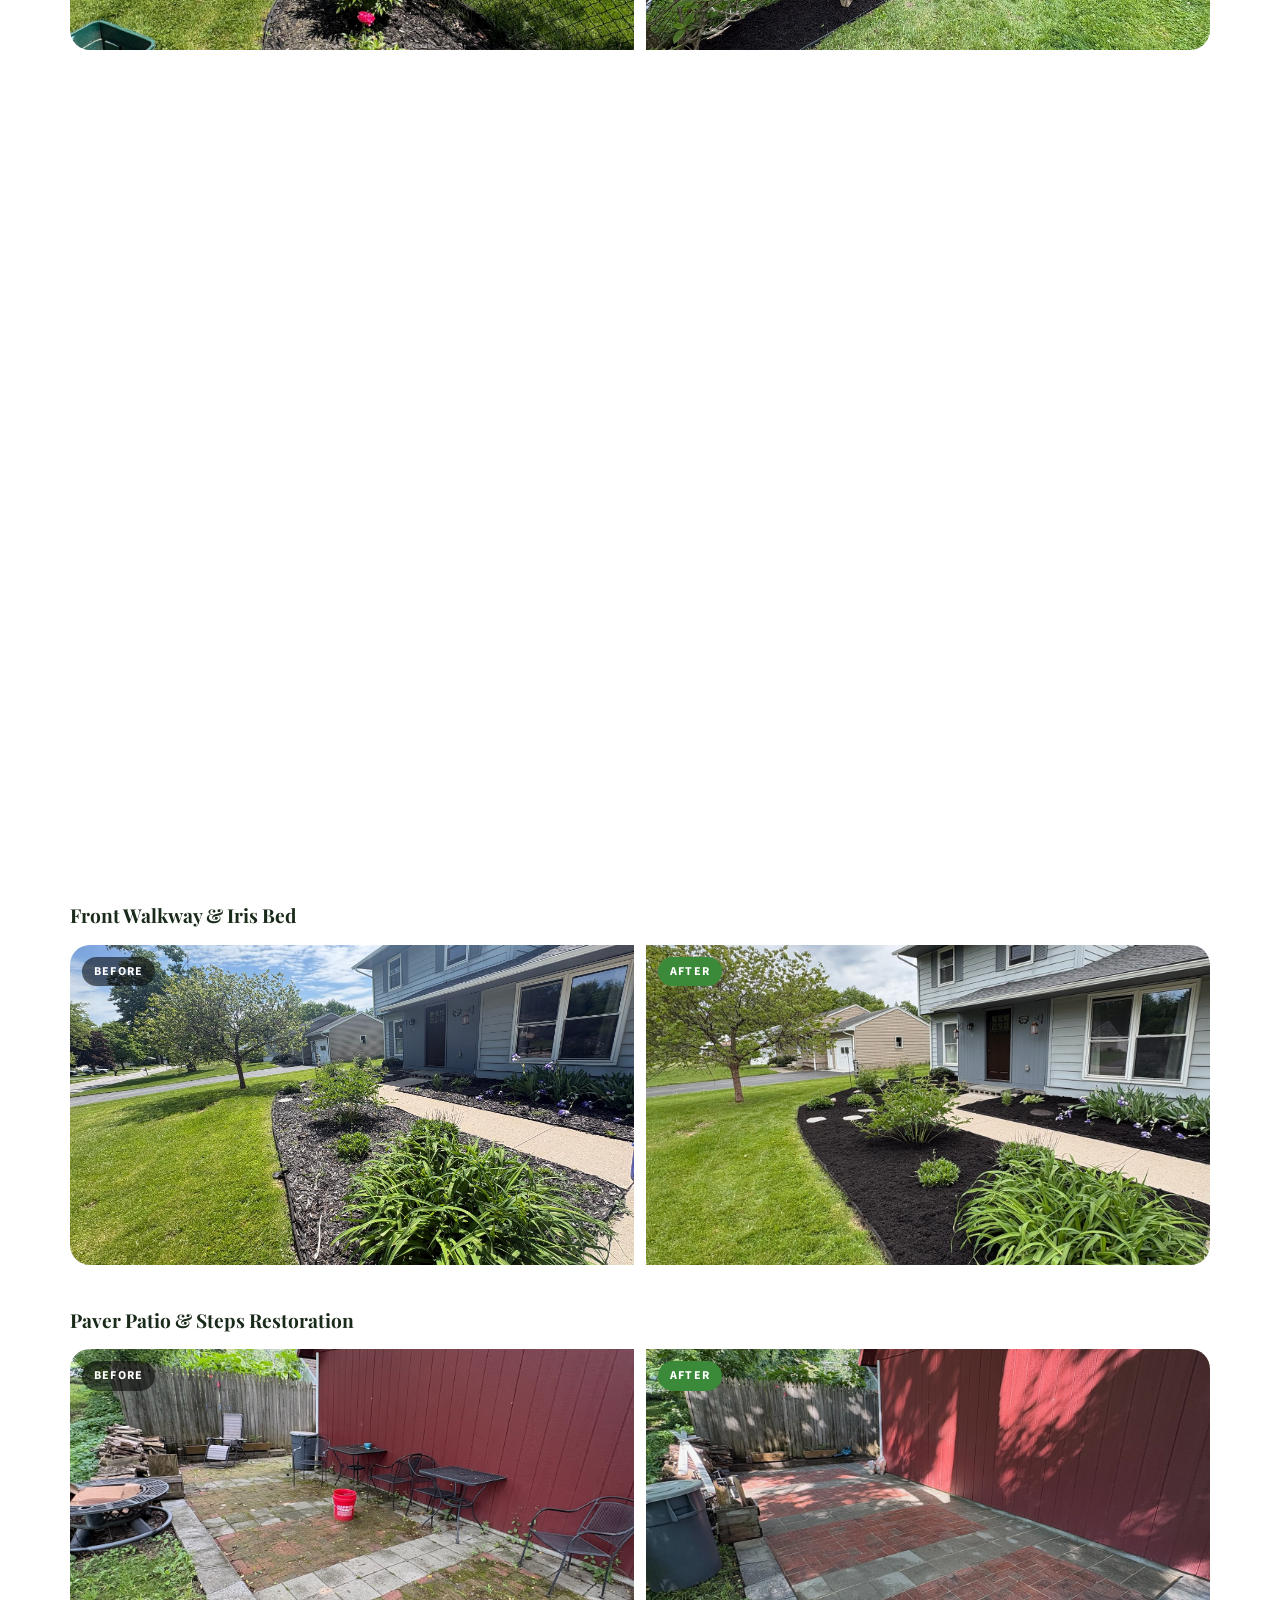
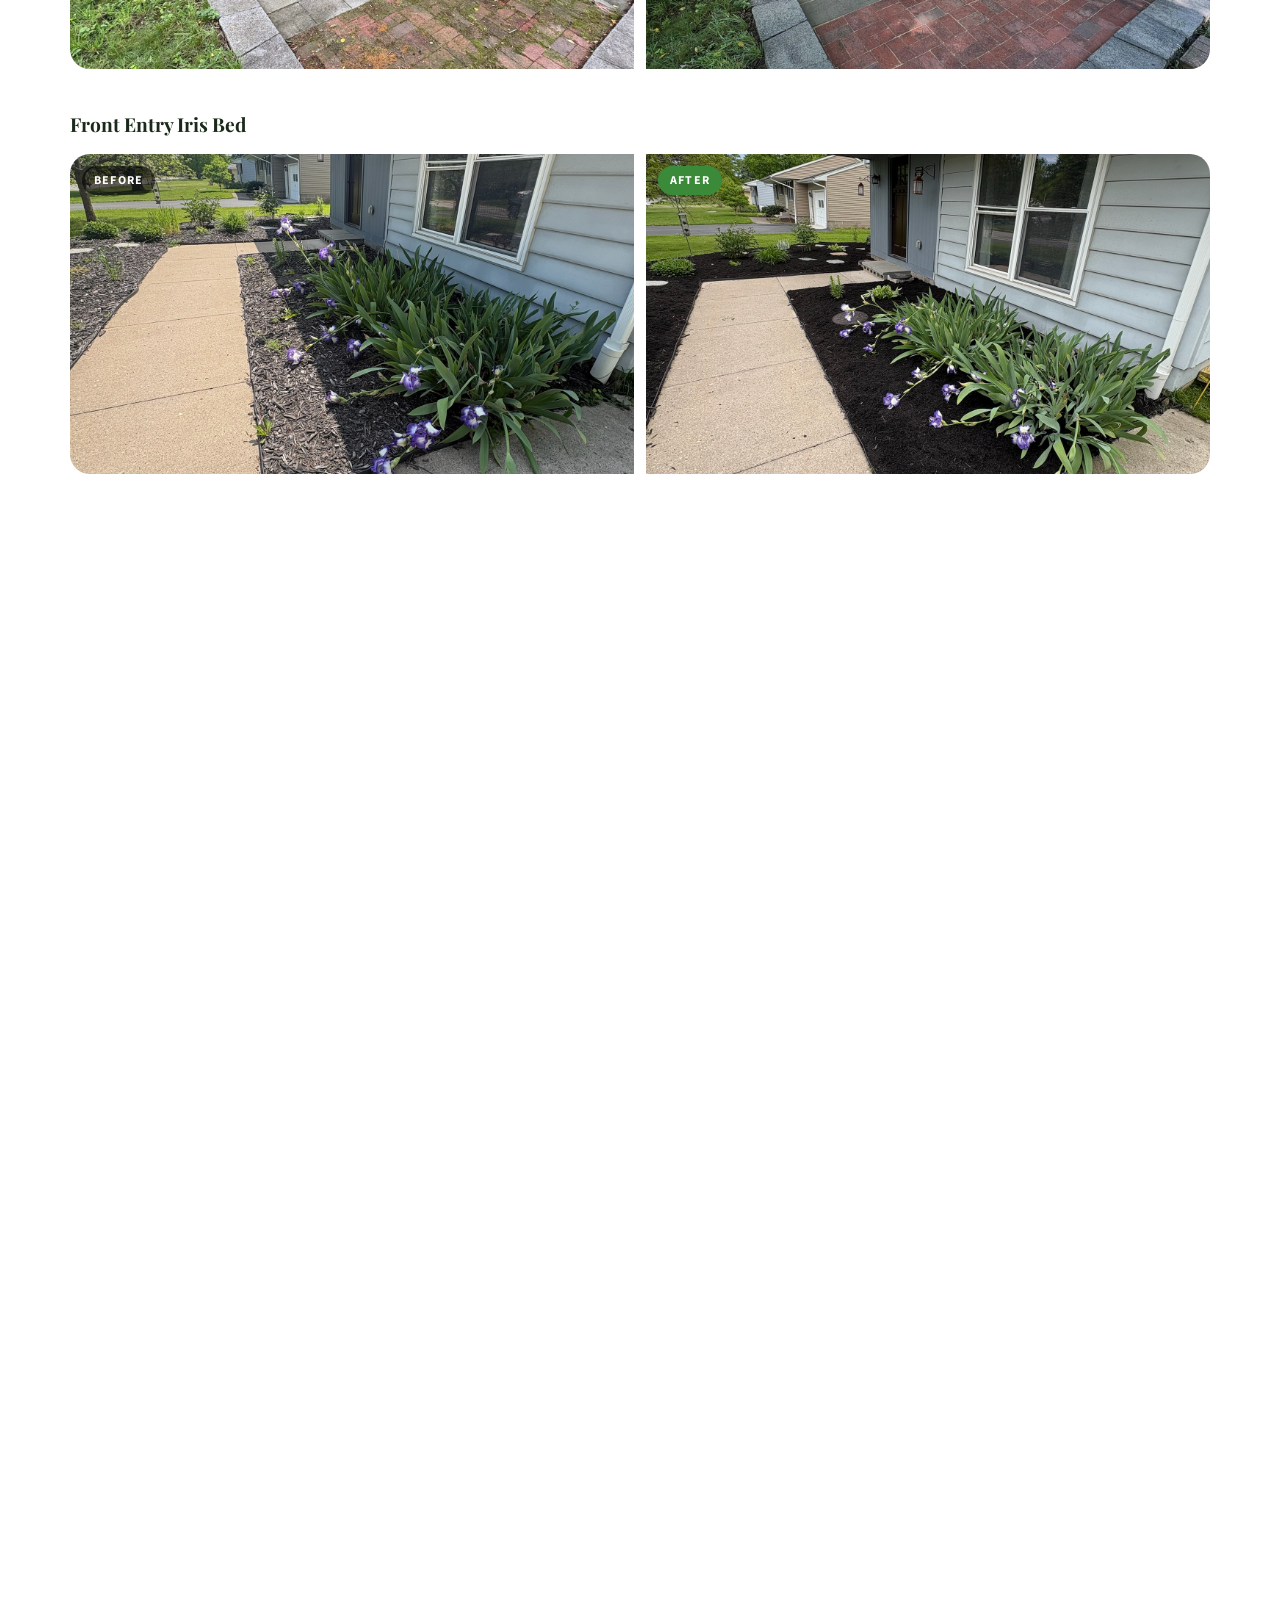
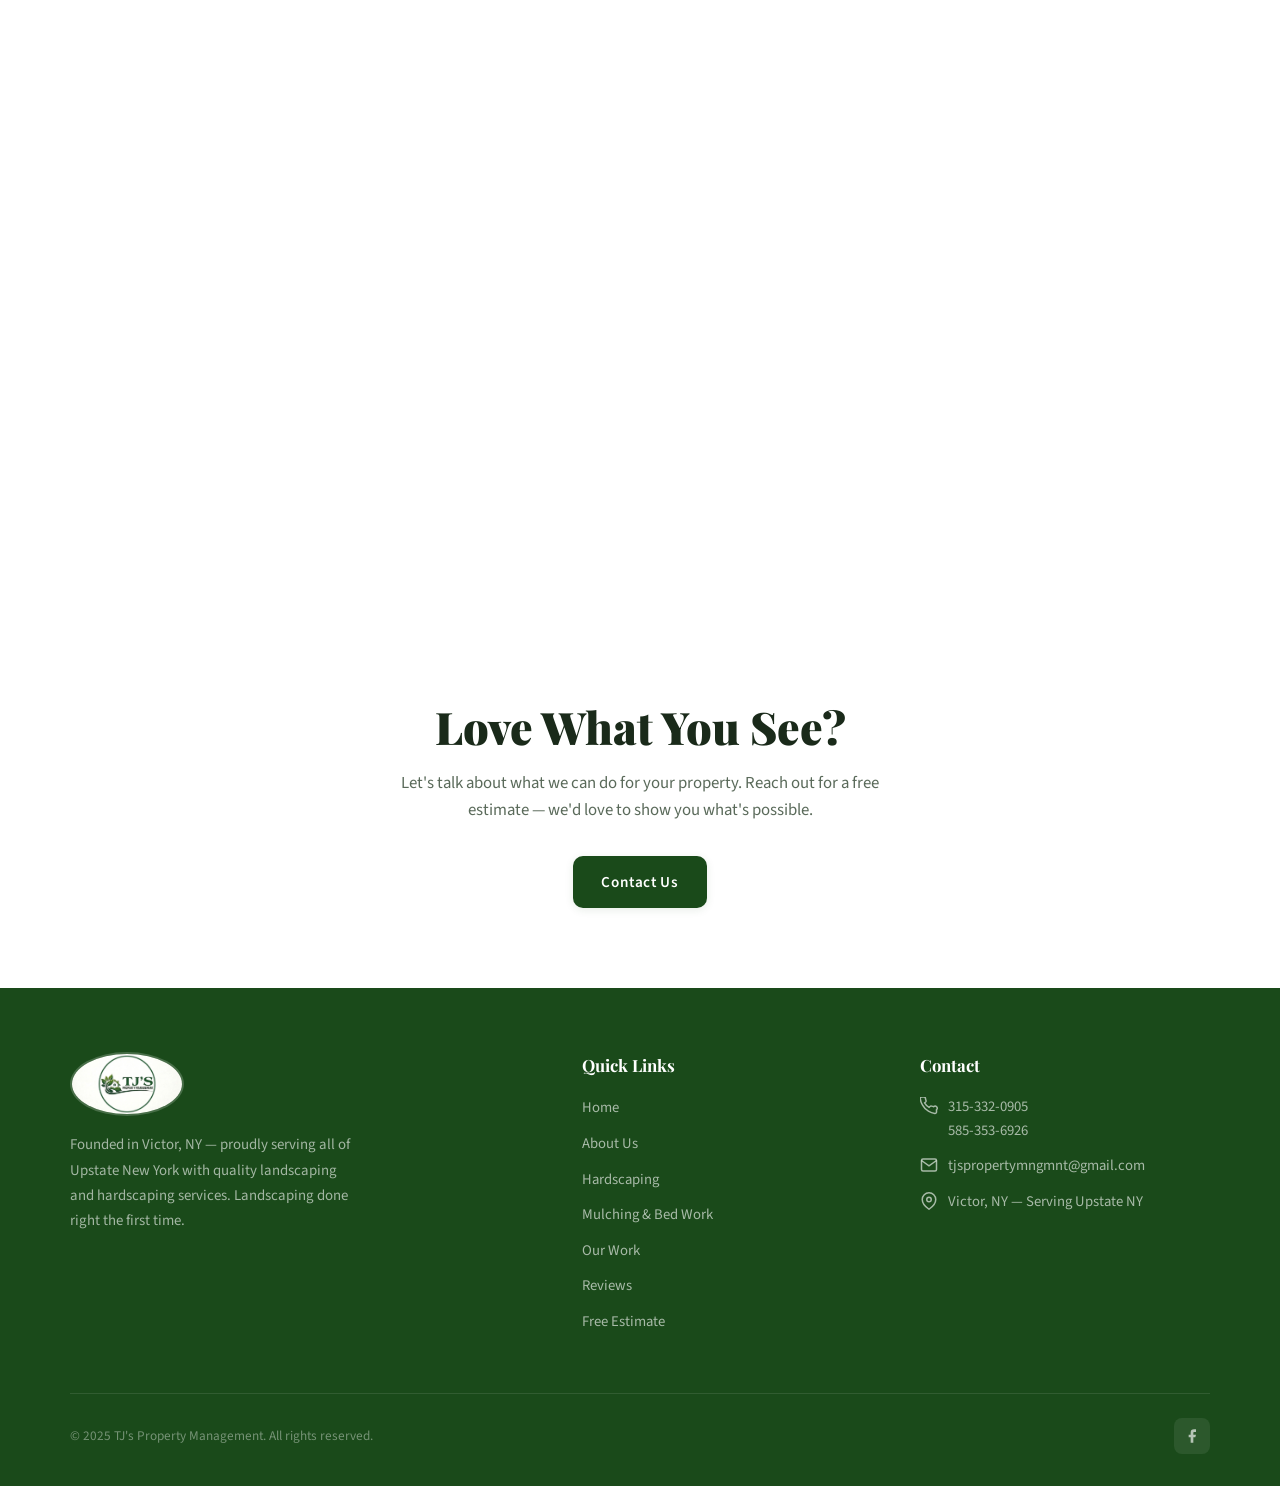
<file: pages/our-work.html>
<!DOCTYPE html>
<html lang="en">
<head>
  <!-- Google tag (gtag.js) -->
<script async src="https://www.googletagmanager.com/gtag/js?id=G-G55DL7P15L"></script>
<script>
  window.dataLayer = window.dataLayer || [];
  function gtag(){dataLayer.push(arguments);}
  gtag('js', new Date());
  gtag('config', 'G-G55DL7P15L');
</script>
  <meta charset="UTF-8">
  <meta name="viewport" content="width=device-width, initial-scale=1.0">
  <title>Our Work — TJ's Property Management | Project Gallery</title>
  <meta name="description" content="Browse TJ's Property Management project gallery — patios, mulching, planting, edging, and hardscaping work in Victor, NY and Upstate New York.">
  <link rel="stylesheet" href="../css/style.css">
  <style>
    [data-reveal] { opacity: 0; transform: translateY(28px); transition: opacity 0.6s ease, transform 0.6s ease; }
    [data-reveal].revealed { opacity: 1; transform: none; }

    .hero { min-height: 78vh; max-height: 78vh; position: relative; display: flex; align-items: center; overflow: hidden; background: var(--green-dark); }
    .hero-scrim { position: absolute; inset: 0; z-index: 1; background: linear-gradient(180deg, rgba(10,30,10,0.55) 0%, rgba(10,30,10,0.30) 35%, rgba(10,30,10,0.55) 70%, rgba(10,30,10,0.75) 100%); }
    .hero-top { position: absolute; top: 0; left: 0; right: 0; z-index: 5; display: grid; grid-template-columns: 1fr auto 1fr; align-items: center; padding: 28px 32px; }
    .hero-top-btn { justify-self: start; background: var(--white); color: var(--green-dark); font-weight: 700; font-size: 0.92rem; padding: 13px 26px; border-radius: 40px; letter-spacing: 0.02em; box-shadow: 0 6px 20px rgba(0,0,0,0.25); transition: transform var(--transition), box-shadow var(--transition); }
    .hero-top-btn:hover { transform: translateY(-2px); box-shadow: 0 10px 28px rgba(0,0,0,0.32); }
    .hero-top-logo { justify-self: center; display: flex; flex-direction: column; align-items: center; gap: 2px; }
    .hero-top-logo img { height: 56px; width: auto; border-radius: 50%; border: 2px solid rgba(255,255,255,0.5); }
    .hero-top-logo span { font-family: var(--font-display); font-size: 0.78rem; letter-spacing: 0.14em; text-transform: uppercase; color: rgba(255,255,255,0.85); margin-top: 4px; }
    .hero-bg { position: absolute; inset: 0; width: 100%; height: 100%; object-fit: cover; z-index: 0; }
    .hero-menu-btn { justify-self: end; width: 50px; height: 50px; border-radius: 50%; background: rgba(255,255,255,0.12); border: 1px solid rgba(255,255,255,0.3); display: flex; flex-direction: column; align-items: center; justify-content: center; gap: 5px; cursor: pointer; transition: background var(--transition); }
    .hero-menu-btn:hover { background: rgba(255,255,255,0.22); }
    .hero-menu-btn span { display: block; width: 22px; height: 2px; background: var(--white); border-radius: 2px; }
    .hero-body { position: relative; z-index: 2; width: 100%; max-width: 1140px; margin: 0 auto; padding: 80px 32px 32px; text-align: center; }
    .hero-title { font-family: var(--font-display); font-style: italic; font-size: clamp(2.4rem, 6vw, 4.6rem); font-weight: 900; color: var(--white); line-height: 1.1; margin-bottom: 16px; text-shadow: 0 4px 24px rgba(0,0,0,0.3); }
    .hero-sub { font-size: 1.08rem; color: rgba(255,255,255,0.82); max-width: 520px; margin: 0 auto; line-height: 1.7; }
    .site-top-bar { display: none !important; }

    .before-after-pair { margin-bottom: 40px; }
    .before-after-pair h3 { font-family: var(--font-display); font-size: 1.2rem; font-weight: 700; color: var(--text-main); margin-bottom: 14px; }
    .before-after-grid { display: grid; grid-template-columns: 1fr 1fr; gap: 12px; border-radius: var(--radius-lg); overflow: hidden; }
    .before-after-side { position: relative; }
    .before-after-side img { width: 100%; height: 320px; object-fit: cover; display: block; }
    .ba-label { position: absolute; top: 12px; left: 12px; font-size: 0.75rem; font-weight: 700; letter-spacing: 0.1em; text-transform: uppercase; padding: 5px 12px; border-radius: 20px; color: white; }
    .ba-label.before { background: rgba(0,0,0,0.55); }
    .ba-label.after  { background: var(--green-bright); }

    @media (max-width: 600px) {
      .before-after-grid { grid-template-columns: 1fr; }
      .before-after-side img { height: 240px; }
    }
    @media (max-width: 640px) {
      .hero { min-height: 50vh; max-height: 50vh; }
      .hero-body { padding: 70px 20px 20px; }
      .hero-top { padding: 20px; }
      .hero-top-btn { display: none; }
      .hero-top-logo img { height: 44px; }
    }
  </style>
</head>
<body>

<section class="hero">
  <img class="hero-bg" src="../images/mulching/other/other3.JPG" alt="TJ's Property Management work">
  <div class="hero-scrim"></div>
  <div class="hero-top">
    <a href="../pages/contact.html" class="hero-top-btn">Get a Free Estimate</a>
    <div class="hero-top-logo">
      <img src="../images/logos/logo.png" alt="TJ's Property Management" onerror="this.style.display='none'">
      <span>Property Management</span>
    </div>
    <button class="hero-menu-btn" id="hero-menu-btn" aria-label="Open menu">
      <span></span><span></span><span></span>
    </button>
  </div>
  <div class="hero-body">
    <h1 class="hero-title">Our Work</h1>
    <p class="hero-sub">Real results from real Upstate NY properties.</p>
  </div>
</section>

<section class="section">
  <div class="container">

    <!-- TABS -->
    <div class="tabs-wrap" data-reveal>
      <div class="tabs">
        <button class="tab-btn active" data-tab="all">All Projects</button>
        <button class="tab-btn" data-tab="hardscaping">Patio & Paver Work</button>
        <button class="tab-btn" data-tab="mulching-bedwork">Mulching & Bed Work</button>
        <button class="tab-btn" data-tab="other">Fire Pits & Outdoor Living</button>
      </div>
    </div>

    <!-- ALL TAB — alternating patio, mulching, fire pits -->
    <div class="tab-panel active" id="tab-all">

      <div class="before-after-pair" data-reveal>
        <h3>Mulch Island & Paver Walkway</h3>
        <div class="before-after-grid">
          <div class="before-after-side">
            <img src="../images/hardscaping/before/before2.JPG" alt="Before">
            <span class="ba-label before">Before</span>
          </div>
          <div class="before-after-side">
            <img src="../images/hardscaping/after/after2.JPG" alt="After">
            <span class="ba-label after">After</span>
          </div>
        </div>
      </div>

      <div class="before-after-pair" data-reveal>
        <h3>Backyard Bed & Fence Line</h3>
        <div class="before-after-grid">
          <div class="before-after-side">
            <img src="../images/mulching/before/before1.JPG" alt="Before">
            <span class="ba-label before">Before</span>
          </div>
          <div class="before-after-side">
            <img src="../images/mulching/after/after1.JPG" alt="After">
            <span class="ba-label after">After</span>
          </div>
        </div>
      </div>

      <div class="before-after-pair" data-reveal>
        <h3>Fire Pit Patio & Gravel Border</h3>
        <div class="before-after-grid">
          <div class="before-after-side">
            <img src="../images/hardscaping/before/before1.JPG" alt="Before">
            <span class="ba-label before">Before</span>
          </div>
          <div class="before-after-side">
            <img src="../images/hardscaping/after/after1.JPG" alt="After">
            <span class="ba-label after">After</span>
          </div>
        </div>
      </div>

      <div class="before-after-pair" data-reveal>
        <h3>Patio Cleaning & Restoration</h3>
        <div class="before-after-grid">
          <div class="before-after-side">
            <img src="../images/hardscaping/before/before3.JPG" alt="Before">
            <span class="ba-label before">Before</span>
          </div>
          <div class="before-after-side">
            <img src="../images/hardscaping/after/after3.JPG" alt="After">
            <span class="ba-label after">After</span>
          </div>
        </div>
      </div>

      <div class="before-after-pair" data-reveal>
        <h3>Front Walkway & Iris Bed</h3>
        <div class="before-after-grid">
          <div class="before-after-side">
            <img src="../images/mulching/before/before2.JPG" alt="Before">
            <span class="ba-label before">Before</span>
          </div>
          <div class="before-after-side">
            <img src="../images/mulching/after/after2.JPG" alt="After">
            <span class="ba-label after">After</span>
          </div>
        </div>
      </div>

      <div class="before-after-pair" data-reveal>
        <h3>Paver Patio & Steps Restoration</h3>
        <div class="before-after-grid">
          <div class="before-after-side">
            <img src="../images/hardscaping/before/before4.JPG" alt="Before">
            <span class="ba-label before">Before</span>
          </div>
          <div class="before-after-side">
            <img src="../images/hardscaping/after/after4.JPG" alt="After">
            <span class="ba-label after">After</span>
          </div>
        </div>
      </div>

      <div class="before-after-pair" data-reveal>
        <h3>Front Entry Iris Bed</h3>
        <div class="before-after-grid">
          <div class="before-after-side">
            <img src="../images/mulching/before/before3.JPG" alt="Before">
            <span class="ba-label before">Before</span>
          </div>
          <div class="before-after-side">
            <img src="../images/mulching/after/after3.JPG" alt="After">
            <span class="ba-label after">After</span>
          </div>
        </div>
      </div>

      <div class="before-after-pair" data-reveal>
        <h3>Narrow Walkway Restoration</h3>
        <div class="before-after-grid">
          <div class="before-after-side">
            <img src="../images/hardscaping/before/before5.JPG" alt="Before">
            <span class="ba-label before">Before</span>
          </div>
          <div class="before-after-side">
            <img src="../images/hardscaping/after/after5.JPG" alt="After">
            <span class="ba-label after">After</span>
          </div>
        </div>
      </div>

      <div class="before-after-pair" data-reveal>
        <h3>Birch Tree Bed & Driveway</h3>
        <div class="before-after-grid">
          <div class="before-after-side">
            <img src="../images/mulching/before/before4.JPG" alt="Before">
            <span class="ba-label before">Before</span>
          </div>
          <div class="before-after-side">
            <img src="../images/mulching/after/after4.JPG" alt="After">
            <span class="ba-label after">After</span>
          </div>
        </div>
      </div>

      <div class="before-after-pair" data-reveal>
        <h3>Garage Front Planting Bed</h3>
        <div class="before-after-grid">
          <div class="before-after-side">
            <img src="../images/mulching/before/before5.JPG" alt="Before">
            <span class="ba-label before">Before</span>
          </div>
          <div class="before-after-side">
            <img src="../images/mulching/after/after5.JPG" alt="After">
            <span class="ba-label after">After</span>
          </div>
        </div>
      </div>

      <div class="before-after-pair" data-reveal>
        <h3>Fence Line Mulch Bed</h3>
        <div class="before-after-grid">
          <div class="before-after-side">
            <img src="../images/mulching/before/before6.JPG" alt="Before">
            <span class="ba-label before">Before</span>
          </div>
          <div class="before-after-side">
            <img src="../images/mulching/after/after6.JPG" alt="After">
            <span class="ba-label after">After</span>
          </div>
        </div>
      </div>

    </div>

    <!-- PATIO & PAVER WORK TAB -->
    <div class="tab-panel" id="tab-hardscaping">

      <div class="before-after-pair" data-reveal>
        <h3>Mulch Island & Paver Walkway</h3>
        <div class="before-after-grid">
          <div class="before-after-side">
            <img src="../images/hardscaping/before/before2.JPG" alt="Before">
            <span class="ba-label before">Before</span>
          </div>
          <div class="before-after-side">
            <img src="../images/hardscaping/after/after2.JPG" alt="After">
            <span class="ba-label after">After</span>
          </div>
        </div>
      </div>

      <div class="before-after-pair" data-reveal>
        <h3>Patio Cleaning & Restoration</h3>
        <div class="before-after-grid">
          <div class="before-after-side">
            <img src="../images/hardscaping/before/before3.JPG" alt="Before">
            <span class="ba-label before">Before</span>
          </div>
          <div class="before-after-side">
            <img src="../images/hardscaping/after/after3.JPG" alt="After">
            <span class="ba-label after">After</span>
          </div>
        </div>
      </div>

      <div class="before-after-pair" data-reveal>
        <h3>Paver Patio & Steps Restoration</h3>
        <div class="before-after-grid">
          <div class="before-after-side">
            <img src="../images/hardscaping/before/before4.JPG" alt="Before">
            <span class="ba-label before">Before</span>
          </div>
          <div class="before-after-side">
            <img src="../images/hardscaping/after/after4.JPG" alt="After">
            <span class="ba-label after">After</span>
          </div>
        </div>
      </div>

      <div class="before-after-pair" data-reveal>
        <h3>Narrow Walkway Restoration</h3>
        <div class="before-after-grid">
          <div class="before-after-side">
            <img src="../images/hardscaping/before/before5.JPG" alt="Before">
            <span class="ba-label before">Before</span>
          </div>
          <div class="before-after-side">
            <img src="../images/hardscaping/after/after5.JPG" alt="After">
            <span class="ba-label after">After</span>
          </div>
        </div>
      </div>

    </div>

    <!-- MULCHING & BED WORK TAB -->
    <div class="tab-panel" id="tab-mulching-bedwork">

      <div class="before-after-pair" data-reveal>
        <h3>Backyard Bed & Fence Line</h3>
        <div class="before-after-grid">
          <div class="before-after-side">
            <img src="../images/mulching/before/before1.JPG" alt="Before">
            <span class="ba-label before">Before</span>
          </div>
          <div class="before-after-side">
            <img src="../images/mulching/after/after1.JPG" alt="After">
            <span class="ba-label after">After</span>
          </div>
        </div>
      </div>

      <div class="before-after-pair" data-reveal>
        <h3>Front Walkway & Iris Bed</h3>
        <div class="before-after-grid">
          <div class="before-after-side">
            <img src="../images/mulching/before/before2.JPG" alt="Before">
            <span class="ba-label before">Before</span>
          </div>
          <div class="before-after-side">
            <img src="../images/mulching/after/after2.JPG" alt="After">
            <span class="ba-label after">After</span>
          </div>
        </div>
      </div>

      <div class="before-after-pair" data-reveal>
        <h3>Front Entry Iris Bed</h3>
        <div class="before-after-grid">
          <div class="before-after-side">
            <img src="../images/mulching/before/before3.JPG" alt="Before">
            <span class="ba-label before">Before</span>
          </div>
          <div class="before-after-side">
            <img src="../images/mulching/after/after3.JPG" alt="After">
            <span class="ba-label after">After</span>
          </div>
        </div>
      </div>

      <div class="before-after-pair" data-reveal>
        <h3>Birch Tree Bed & Driveway</h3>
        <div class="before-after-grid">
          <div class="before-after-side">
            <img src="../images/mulching/before/before4.JPG" alt="Before">
            <span class="ba-label before">Before</span>
          </div>
          <div class="before-after-side">
            <img src="../images/mulching/after/after4.JPG" alt="After">
            <span class="ba-label after">After</span>
          </div>
        </div>
      </div>

      <div class="before-after-pair" data-reveal>
        <h3>Garage Front Planting Bed</h3>
        <div class="before-after-grid">
          <div class="before-after-side">
            <img src="../images/mulching/before/before5.JPG" alt="Before">
            <span class="ba-label before">Before</span>
          </div>
          <div class="before-after-side">
            <img src="../images/mulching/after/after5.JPG" alt="After">
            <span class="ba-label after">After</span>
          </div>
        </div>
      </div>

      <div class="before-after-pair" data-reveal>
        <h3>Fence Line Mulch Bed</h3>
        <div class="before-after-grid">
          <div class="before-after-side">
            <img src="../images/mulching/before/before6.JPG" alt="Before">
            <span class="ba-label before">Before</span>
          </div>
          <div class="before-after-side">
            <img src="../images/mulching/after/after6.JPG" alt="After">
            <span class="ba-label after">After</span>
          </div>
        </div>
      </div>

    </div>

    <!-- FIRE PITS & OUTDOOR LIVING TAB -->
    <div class="tab-panel" id="tab-other">

      <div class="before-after-pair" data-reveal>
        <h3>Fire Pit Patio & Gravel Border</h3>
        <div class="before-after-grid">
          <div class="before-after-side">
            <img src="../images/hardscaping/before/before1.JPG" alt="Before">
            <span class="ba-label before">Before</span>
          </div>
          <div class="before-after-side">
            <img src="../images/hardscaping/after/after1.JPG" alt="After">
            <span class="ba-label after">After</span>
          </div>
        </div>
      </div>

    </div>

  </div>
</section>

<section style="padding:80px 24px;text-align:center;background:var(--white);">
  <div class="container">
    <h2 class="section-title" style="color:var(--text-main);">Love What You See?</h2>
    <p style="color:var(--text-muted);font-size:1.05rem;max-width:480px;margin:0 auto 32px;">Let's talk about what we can do for your property. Reach out for a free estimate — we'd love to show you what's possible.</p>
    <a href="contact.html" class="btn btn-primary">Contact Us</a>
  </div>
</section>

<footer class="site-footer"><!-- injected --></footer>
<script src="../js/components.js"></script>
<script src="../js/main.js"></script>
</body>
</html>
</file>
<file: css/style.css>
/* ============================================
   TJ'S PROPERTY MANAGEMENT — Global Styles
   ============================================ */

@import url('https://fonts.googleapis.com/css2?family=Playfair+Display:wght@700;900&family=Source+Sans+3:wght@300;400;500;600;700&display=swap');

:root {
  --green-dark:    #1a4a1a;
  --green-mid:     #2d6b2d;
  --green-bright:  #3a8a3a;
  --green-light:   #5aad5a;
  --green-pale:    #e8f5e8;
  --green-accent:  #4CAF50;
  --white:         #ffffff;
  --off-white:     #f8faf8;
  --gray-light:    #f0f4f0;
  --gray-mid:      #d0d8d0;
  --gray-dark:     #555f55;
  --text-main:     #1a2a1a;
  --text-muted:    #5a6a5a;

  --font-display: 'Playfair Display', Georgia, serif;
  --font-body:    'Source Sans 3', 'Segoe UI', sans-serif;

  --shadow-sm:  0 2px 8px rgba(26,74,26,0.10);
  --shadow-md:  0 6px 24px rgba(26,74,26,0.14);
  --shadow-lg:  0 16px 48px rgba(26,74,26,0.18);

  --radius:     10px;
  --radius-lg:  20px;
  --transition: 0.28s cubic-bezier(0.4,0,0.2,1);
}

*, *::before, *::after { box-sizing: border-box; margin: 0; padding: 0; }

html { scroll-behavior: smooth; font-size: 16px; }

body {
  font-family: var(--font-body);
  color: var(--text-main);
  background: var(--white);
  line-height: 1.6;
  overflow-x: hidden;
}

a { color: inherit; text-decoration: none; transition: color var(--transition); }
img { max-width: 100%; display: block; }
ul { list-style: none; }

/* ============================================
   NAVBAR (legacy horizontal nav — kept for reference, unused once migration is applied)
   ============================================ */

.navbar {
  position: fixed;
  top: 0; left: 0; right: 0;
  z-index: 1000;
  background: rgba(26,74,26,0.97);
  backdrop-filter: blur(12px);
  border-bottom: 1px solid rgba(255,255,255,0.08);
  transition: box-shadow var(--transition);
}

.navbar.scrolled {
  box-shadow: 0 4px 32px rgba(0,0,0,0.22);
}

.nav-inner {
  max-width: 1160px;
  margin: 0 auto;
  padding: 0 24px;
  height: 72px;
  display: flex;
  align-items: center;
  justify-content: space-between;
}

.nav-logo {
  display: flex;
  align-items: center;
  gap: 12px;
}

.nav-logo img {
  height: 52px;
  width: auto;
  border-radius: 50%;
  border: 2px solid rgba(255,255,255,0.25);
}

.nav-logo-text {
  display: flex;
  flex-direction: column;
  line-height: 1.1;
}

.nav-logo-text .brand {
  font-family: var(--font-display);
  font-size: 1.35rem;
  font-weight: 900;
  color: var(--white);
  letter-spacing: 0.02em;
}

.nav-logo-text .sub {
  font-size: 0.68rem;
  font-weight: 500;
  letter-spacing: 0.15em;
  text-transform: uppercase;
  color: rgba(255,255,255,0.65);
}

.nav-links {
  display: flex;
  align-items: center;
  gap: 6px;
}

.nav-links a {
  color: rgba(255,255,255,0.82);
  font-size: 0.9rem;
  font-weight: 500;
  padding: 8px 14px;
  border-radius: 6px;
  transition: background var(--transition), color var(--transition);
  letter-spacing: 0.03em;
}

.nav-links a:hover, .nav-links a.active {
  background: rgba(255,255,255,0.12);
  color: var(--white);
}

.nav-cta {
  background: var(--green-bright) !important;
  color: var(--white) !important;
  padding: 10px 20px !important;
  border-radius: 8px !important;
  font-weight: 600 !important;
  letter-spacing: 0.04em !important;
  transition: background var(--transition), transform var(--transition), box-shadow var(--transition) !important;
}

.nav-cta:hover {
  background: var(--green-light) !important;
  transform: translateY(-1px);
  box-shadow: 0 4px 16px rgba(58,138,58,0.35) !important;
}

/* Hamburger (legacy) */
.nav-toggle {
  display: none;
  flex-direction: column;
  gap: 5px;
  cursor: pointer;
  padding: 8px;
  background: none;
  border: none;
}

.nav-toggle span {
  display: block;
  width: 24px;
  height: 2px;
  background: var(--white);
  border-radius: 2px;
  transition: transform var(--transition), opacity var(--transition);
}

/* ============================================
   SITE TOP BAR (new shared header — replaces .navbar sitewide)
   ============================================ */

.site-top-bar {
  position: fixed;
  top: 0; left: 0; right: 0;
  z-index: 1000;
  background: rgba(26,74,26,0.97);
  backdrop-filter: blur(12px);
  border-bottom: 1px solid rgba(255,255,255,0.08);
  transition: box-shadow var(--transition), background var(--transition);
}

.site-top-bar.scrolled {
  box-shadow: 0 4px 32px rgba(0,0,0,0.22);
}

.site-top-bar-inner {
  max-width: 1160px;
  margin: 0 auto;
  padding: 16px 24px;
  display: flex;
  align-items: center;
  justify-content: space-between;
}

.site-top-call {
  width: 44px; height: 44px;
  border-radius: 50%;
  background: rgba(255,255,255,0.1);
  border: 1px solid rgba(255,255,255,0.25);
  display: flex;
  align-items: center;
  justify-content: center;
  transition: background var(--transition);
  flex-shrink: 0;
}

.site-top-call:hover { background: rgba(255,255,255,0.2); }
.site-top-call svg { color: var(--white); }

.site-top-logo {
  display: flex;
  align-items: center;
  gap: 10px;
}

.site-top-logo img {
  height: 44px;
  width: auto;
  border-radius: 50%;
  border: 2px solid rgba(255,255,255,0.3);
  background: rgba(255,255,255,0.06);
}

.site-top-logo-text {
  display: flex;
  flex-direction: column;
  line-height: 1.1;
}

.site-top-logo-text .brand {
  font-family: var(--font-display);
  font-size: 1.05rem;
  font-weight: 900;
  color: var(--white);
  letter-spacing: 0.02em;
}

.site-top-logo-text .sub {
  font-size: 0.6rem;
  font-weight: 500;
  letter-spacing: 0.13em;
  text-transform: uppercase;
  color: rgba(255,255,255,0.62);
}

.site-menu-btn {
  width: 44px; height: 44px;
  border-radius: 50%;
  background: rgba(255,255,255,0.1);
  border: 1px solid rgba(255,255,255,0.25);
  display: flex;
  flex-direction: column;
  align-items: center;
  justify-content: center;
  gap: 5px;
  cursor: pointer;
  transition: background var(--transition);
  flex-shrink: 0;
}

.site-menu-btn:hover { background: rgba(255,255,255,0.2); }

.site-menu-btn span {
  display: block;
  width: 20px;
  height: 2px;
  background: var(--white);
  border-radius: 2px;
}

/* ============================================
   SLIDE-OUT NAV PANEL (shared across all pages)
   ============================================ */

.nav-overlay {
  position: fixed;
  inset: 0;
  z-index: 2000;
  background: rgba(0,0,0,0.35);
  opacity: 0;
  pointer-events: none;
  transition: opacity var(--transition);
}

.nav-overlay.open {
  opacity: 1;
  pointer-events: auto;
}

.nav-panel {
  position: fixed;
  top: 0; right: 0;
  bottom: 0;
  width: min(420px, 100%);
  background: linear-gradient(160deg, var(--green-dark) 0%, #1e5c1e 100%);
  z-index: 2001;
  transform: translateX(100%);
  transition: transform 0.35s cubic-bezier(0.4,0,0.2,1);
  display: flex;
  flex-direction: column;
  overflow-y: auto;
  padding: 28px 36px 40px;
}

.nav-panel.open { transform: translateX(0); }

.nav-panel-close {
  align-self: flex-end;
  width: 40px; height: 40px;
  border-radius: 50%;
  background: rgba(255,255,255,0.1);
  border: none;
  color: var(--white);
  font-size: 1.3rem;
  cursor: pointer;
  display: flex; align-items: center; justify-content: center;
  transition: background var(--transition);
  margin-bottom: 24px;
}

.nav-panel-close:hover { background: rgba(255,255,255,0.2); }

.nav-panel-logo {
  text-align: center;
  margin-bottom: 36px;
}

.nav-panel-logo img {
  height: 64px;
  width: auto;
  border-radius: 50%;
  border: 2px solid rgba(255,255,255,0.3);
  margin-bottom: 10px;
}

.nav-panel-logo .brand {
  font-family: var(--font-display);
  font-size: 1.2rem;
  font-weight: 900;
  color: var(--white);
  display: block;
}

.nav-panel-logo .sub {
  font-size: 0.66rem;
  letter-spacing: 0.16em;
  text-transform: uppercase;
  color: rgba(255,255,255,0.6);
}

.nav-panel-links {
  display: flex;
  flex-direction: column;
  align-items: center;
  gap: 4px;
  flex: 1;
}

.nav-panel-links a {
  color: rgba(255,255,255,0.88);
  font-size: 1.05rem;
  font-weight: 600;
  letter-spacing: 0.04em;
  padding: 13px 0;
  width: 100%;
  text-align: center;
  border-radius: 8px;
  transition: background var(--transition), color var(--transition);
}

.nav-panel-links a:hover, .nav-panel-links a.active {
  background: rgba(255,255,255,0.1);
  color: var(--white);
}

.nav-panel-dropdown { width: 100%; }

.nav-panel-dropdown-toggle {
  display: flex;
  align-items: center;
  justify-content: center;
  gap: 6px;
  width: 100%;
  background: none;
  border: none;
  color: rgba(255,255,255,0.88);
  font-family: var(--font-body);
  font-size: 1.05rem;
  font-weight: 600;
  letter-spacing: 0.04em;
  padding: 13px 0;
  cursor: pointer;
  border-radius: 8px;
  transition: background var(--transition);
}

.nav-panel-dropdown-toggle:hover { background: rgba(255,255,255,0.1); }

.nav-panel-dropdown-toggle svg {
  transition: transform var(--transition);
}

.nav-panel-dropdown.open .nav-panel-dropdown-toggle svg {
  transform: rotate(180deg);
}

.nav-panel-dropdown-menu {
  display: none;
  flex-direction: column;
  align-items: center;
  padding-bottom: 8px;
}

.nav-panel-dropdown.open .nav-panel-dropdown-menu {
  display: flex;
}

.nav-panel-dropdown-menu a {
  color: rgba(255,255,255,0.65);
  font-size: 0.92rem;
  font-weight: 500;
  padding: 9px 0;
  width: 100%;
  text-align: center;
  transition: color var(--transition);
}

.nav-panel-dropdown-menu a:hover { color: var(--white); }

.nav-panel-footer {
  text-align: center;
  margin-top: 32px;
  padding-top: 28px;
  border-top: 1px solid rgba(255,255,255,0.12);
}

.nav-panel-footer p {
  color: rgba(255,255,255,0.85);
  font-weight: 700;
  font-size: 1rem;
  margin-bottom: 16px;
}

.nav-panel-footer a.btn-white {
  width: 100%;
  justify-content: center;
}

@media (max-width: 640px) {
  .site-top-bar-inner { padding: 14px 20px; }
  .site-top-logo img { height: 38px; }
  .site-top-logo-text .brand { font-size: 0.92rem; }
}

/* ============================================
   PAGE HEADER (hero for inner pages)
   ============================================ */

.page-header {
  background: linear-gradient(135deg, var(--green-dark) 0%, var(--green-mid) 60%, var(--green-bright) 100%);
  padding: 150px 24px 70px;
  text-align: center;
  position: relative;
  overflow: hidden;
}

.page-header::before {
  content: '';
  position: absolute;
  inset: 0;
  background: url("data:image/svg+xml,%3Csvg width='60' height='60' viewBox='0 0 60 60' xmlns='http://www.w3.org/2000/svg'%3E%3Cg fill='none' fill-rule='evenodd'%3E%3Cg fill='%23ffffff' fill-opacity='0.04'%3E%3Cpath d='M36 34v-4h-2v4h-4v2h4v4h2v-4h4v-2h-4zm0-30V0h-2v4h-4v2h4v4h2V6h4V4h-4zM6 34v-4H4v4H0v2h4v4h2v-4h4v-2H6zM6 4V0H4v4H0v2h4v4h2V6h4V4H6z'/%3E%3C/g%3E%3C/g%3E%3C/svg%3E");
}

.page-header h1 {
  font-family: var(--font-display);
  font-size: clamp(2.2rem, 5vw, 3.5rem);
  font-weight: 900;
  color: var(--white);
  position: relative;
  z-index: 1;
  margin-bottom: 12px;
}

.page-header p {
  font-size: 1.1rem;
  color: rgba(255,255,255,0.78);
  position: relative;
  z-index: 1;
  max-width: 560px;
  margin: 0 auto;
}

/* ============================================
   SECTIONS & LAYOUT
   ============================================ */

.section {
  padding: 88px 24px;
}

.section-alt {
  background: var(--off-white);
}

.container {
  max-width: 1140px;
  margin: 0 auto;
}

.section-label {
  font-size: 0.75rem;
  font-weight: 700;
  letter-spacing: 0.18em;
  text-transform: uppercase;
  color: var(--green-bright);
  margin-bottom: 10px;
}

.section-title {
  font-family: var(--font-display);
  font-size: clamp(1.9rem, 4vw, 2.8rem);
  font-weight: 900;
  line-height: 1.15;
  color: var(--text-main);
  margin-bottom: 18px;
}

.section-sub {
  font-size: 1.05rem;
  color: var(--text-muted);
  max-width: 600px;
  line-height: 1.7;
}

.text-center { text-align: center; }
.text-center .section-sub { margin: 0 auto; }

/* ============================================
   BUTTONS
   ============================================ */

.btn {
  display: inline-flex;
  align-items: center;
  gap: 8px;
  padding: 14px 28px;
  border-radius: 10px;
  font-family: var(--font-body);
  font-weight: 600;
  font-size: 0.95rem;
  letter-spacing: 0.04em;
  cursor: pointer;
  border: none;
  transition: transform var(--transition), box-shadow var(--transition), background var(--transition);
}

.btn:hover { transform: translateY(-2px); }

.btn-primary {
  background: var(--green-dark);
  color: var(--white);
  box-shadow: var(--shadow-sm);
}

.btn-primary:hover {
  background: var(--green-mid);
  box-shadow: var(--shadow-md);
}

.btn-outline {
  background: transparent;
  color: var(--green-dark);
  border: 2px solid var(--green-dark);
}

.btn-outline:hover {
  background: var(--green-dark);
  color: var(--white);
}

.btn-white {
  background: var(--white);
  color: var(--green-dark);
}

.btn-white:hover {
  background: var(--green-pale);
  box-shadow: var(--shadow-md);
}

/* ============================================
   CARDS
   ============================================ */

.card {
  background: var(--white);
  border-radius: var(--radius-lg);
  box-shadow: var(--shadow-sm);
  overflow: hidden;
  transition: transform var(--transition), box-shadow var(--transition);
}

.card:hover {
  transform: translateY(-5px);
  box-shadow: var(--shadow-md);
}

/* ============================================
   CONTACT STRIP
   ============================================ */

.contact-strip {
  background: var(--green-dark);
  padding: 20px 24px;
  text-align: center;
}

.contact-strip-inner {
  max-width: 1140px;
  margin: 0 auto;
  display: flex;
  align-items: center;
  justify-content: center;
  flex-wrap: wrap;
  gap: 24px;
}

.contact-strip a {
  color: rgba(255,255,255,0.88);
  font-size: 0.95rem;
  display: flex;
  align-items: center;
  gap: 8px;
  transition: color var(--transition);
}

.contact-strip a:hover { color: var(--white); }

.contact-strip .divider {
  width: 1px;
  height: 20px;
  background: rgba(255,255,255,0.2);
}

/* ============================================
   FOOTER
   ============================================ */

footer {
  background: var(--green-dark);
  color: rgba(255,255,255,0.7);
  padding: 64px 24px 32px;
}

.footer-inner {
  max-width: 1140px;
  margin: 0 auto;
}

.footer-grid {
  display: grid;
  grid-template-columns: 1.6fr 1fr 1fr;
  gap: 48px;
  margin-bottom: 48px;
}

.footer-brand img {
  height: 64px;
  width: auto;
  margin-bottom: 16px;
  border-radius: 50%;
  border: 2px solid rgba(255,255,255,0.2);
}

.footer-brand p {
  font-size: 0.93rem;
  line-height: 1.7;
  max-width: 280px;
  color: rgba(255,255,255,0.6);
}

.footer-col h4 {
  font-family: var(--font-display);
  font-size: 1.05rem;
  color: var(--white);
  margin-bottom: 16px;
  font-weight: 700;
}

.footer-col ul li {
  margin-bottom: 10px;
}

.footer-col ul li a {
  color: rgba(255,255,255,0.62);
  font-size: 0.92rem;
  transition: color var(--transition);
}

.footer-col ul li a:hover { color: var(--green-light); }

.footer-contact-item {
  display: flex;
  align-items: flex-start;
  gap: 10px;
  margin-bottom: 12px;
  font-size: 0.92rem;
  color: rgba(255,255,255,0.62);
}

.footer-contact-item a {
  color: rgba(255,255,255,0.62);
}

.footer-contact-item a:hover { color: var(--green-light); }

.footer-icon {
  width: 18px;
  height: 18px;
  flex-shrink: 0;
  margin-top: 2px;
}

.footer-bottom {
  border-top: 1px solid rgba(255,255,255,0.1);
  padding-top: 24px;
  display: flex;
  align-items: center;
  justify-content: space-between;
  flex-wrap: wrap;
  gap: 12px;
  font-size: 0.83rem;
  color: rgba(255,255,255,0.4);
}

.footer-social {
  display: flex;
  gap: 12px;
}

.footer-social a {
  width: 36px;
  height: 36px;
  border-radius: 8px;
  background: rgba(255,255,255,0.08);
  display: flex;
  align-items: center;
  justify-content: center;
  color: rgba(255,255,255,0.65);
  transition: background var(--transition), color var(--transition);
  font-size: 0.88rem;
}

.footer-social a:hover {
  background: var(--green-bright);
  color: var(--white);
}

/* ============================================
   GALLERY GRID
   ============================================ */

.gallery-grid {
  display: grid;
  grid-template-columns: repeat(auto-fill, minmax(280px, 1fr));
  gap: 20px;
}

.gallery-item {
  border-radius: var(--radius);
  overflow: hidden;
  aspect-ratio: 4/3;
  background: var(--gray-light);
  position: relative;
  cursor: pointer;
}

.gallery-item img {
  width: 100%;
  height: 100%;
  object-fit: cover;
  transition: transform 0.4s ease;
}

.gallery-item:hover img { transform: scale(1.05); }

.gallery-placeholder {
  width: 100%;
  height: 100%;
  display: flex;
  flex-direction: column;
  align-items: center;
  justify-content: center;
  gap: 10px;
  color: var(--gray-dark);
  background: var(--gray-light);
  font-size: 0.88rem;
}

.gallery-placeholder svg { opacity: 0.4; }

/* ============================================
   TESTIMONIAL CARDS
   ============================================ */

.testimonial-card {
  background: var(--white);
  border-radius: var(--radius-lg);
  padding: 32px 28px;
  box-shadow: var(--shadow-sm);
  border: 1px solid var(--green-pale);
  transition: box-shadow var(--transition), transform var(--transition);
}

.testimonial-card:hover {
  box-shadow: var(--shadow-md);
  transform: translateY(-3px);
}

.stars {
  display: flex;
  gap: 3px;
  margin-bottom: 14px;
}

.star {
  color: #f0a500;
  font-size: 1.1rem;
}

.testimonial-text {
  font-size: 0.98rem;
  line-height: 1.75;
  color: var(--text-muted);
  font-style: italic;
  margin-bottom: 20px;
}

.testimonial-author {
  display: flex;
  align-items: center;
  gap: 12px;
}

.author-avatar {
  width: 44px;
  height: 44px;
  border-radius: 50%;
  background: var(--green-pale);
  display: flex;
  align-items: center;
  justify-content: center;
  font-family: var(--font-display);
  font-size: 1.1rem;
  font-weight: 700;
  color: var(--green-dark);
  flex-shrink: 0;
}

.author-info .name {
  font-weight: 700;
  font-size: 0.95rem;
  color: var(--text-main);
}

.author-info .location {
  font-size: 0.82rem;
  color: var(--text-muted);
}

/* ============================================
   REVIEW FORM
   ============================================ */

.review-form-wrap {
  background: var(--white);
  border-radius: var(--radius-lg);
  padding: 48px 44px;
  box-shadow: var(--shadow-md);
  border: 1px solid var(--green-pale);
  max-width: 640px;
  margin: 0 auto;
}

.form-group {
  margin-bottom: 22px;
}

.form-group label {
  display: block;
  font-weight: 600;
  font-size: 0.92rem;
  margin-bottom: 8px;
  color: var(--text-main);
}

.form-group input,
.form-group textarea,
.form-group select {
  width: 100%;
  padding: 12px 16px;
  border: 2px solid var(--gray-mid);
  border-radius: var(--radius);
  font-family: var(--font-body);
  font-size: 0.95rem;
  color: var(--text-main);
  background: var(--white);
  transition: border-color var(--transition), box-shadow var(--transition);
  outline: none;
  appearance: none;
}

.form-group input:focus,
.form-group textarea:focus,
.form-group select:focus {
  border-color: var(--green-bright);
  box-shadow: 0 0 0 3px rgba(58,138,58,0.12);
}

.form-group textarea { resize: vertical; min-height: 130px; }

.star-rating-input {
  display: flex;
  gap: 6px;
  flex-direction: row-reverse;
  justify-content: flex-end;
}

.star-rating-input input { display: none; }

.star-rating-input label {
  font-size: 2rem;
  color: var(--gray-mid);
  cursor: pointer;
  transition: color 0.15s;
  line-height: 1;
}

.star-rating-input label:hover,
.star-rating-input label:hover ~ label,
.star-rating-input input:checked ~ label {
  color: #f0a500;
}

.form-success {
  display: none;
  background: var(--green-pale);
  border: 2px solid var(--green-bright);
  border-radius: var(--radius);
  padding: 20px 24px;
  text-align: center;
  color: var(--green-dark);
  font-weight: 600;
  margin-top: 16px;
}

/* ============================================
   SERVICE CARDS
   ============================================ */

.services-grid {
  display: grid;
  grid-template-columns: repeat(auto-fill, minmax(300px, 1fr));
  gap: 28px;
}

.service-card {
  background: var(--white);
  border-radius: var(--radius-lg);
  overflow: hidden;
  box-shadow: var(--shadow-sm);
  border: 1px solid rgba(26,74,26,0.07);
  transition: transform var(--transition), box-shadow var(--transition);
}

.service-card:hover {
  transform: translateY(-5px);
  box-shadow: var(--shadow-md);
}

.service-card-img {
  width: 100%;
  aspect-ratio: 16/9;
  object-fit: cover;
  background: var(--green-pale);
  display: flex;
  align-items: center;
  justify-content: center;
}

.service-card-img img {
  width: 100%;
  height: 100%;
  object-fit: cover;
}

.service-card-img-placeholder {
  width: 100%;
  aspect-ratio: 16/9;
  background: linear-gradient(135deg, var(--green-pale), var(--green-mid));
  display: flex;
  align-items: center;
  justify-content: center;
  font-size: 3rem;
}

.service-card-body {
  padding: 24px 26px 28px;
}

.service-card-title {
  font-family: var(--font-display);
  font-size: 1.3rem;
  font-weight: 700;
  color: var(--text-main);
  margin-bottom: 10px;
}

.service-card-desc {
  font-size: 0.93rem;
  color: var(--text-muted);
  line-height: 1.7;
  margin-bottom: 16px;
}

.service-tags {
  display: flex;
  flex-wrap: wrap;
  gap: 8px;
}

.tag {
  display: inline-block;
  background: var(--green-pale);
  color: var(--green-dark);
  font-size: 0.78rem;
  font-weight: 600;
  padding: 4px 10px;
  border-radius: 20px;
  letter-spacing: 0.03em;
}

/* ============================================
   BADGE / PILL
   ============================================ */

.badge {
  display: inline-flex;
  align-items: center;
  gap: 6px;
  background: var(--green-pale);
  color: var(--green-dark);
  font-size: 0.8rem;
  font-weight: 700;
  padding: 6px 14px;
  border-radius: 30px;
  letter-spacing: 0.05em;
  text-transform: uppercase;
  margin-bottom: 16px;
}

/* ============================================
   FEATURE ROWS
   ============================================ */

.feature-row {
  display: grid;
  grid-template-columns: 1fr 1fr;
  gap: 64px;
  align-items: center;
}

.feature-row.reverse { }

.feature-img-wrap {
  position: relative;
  border-radius: var(--radius-lg);
  overflow: hidden;
  aspect-ratio: 4/3;
  background: var(--green-pale);
}

.feature-img-wrap img {
  width: 100%;
  height: 100%;
  object-fit: cover;
}

.feature-img-placeholder {
  width: 100%;
  height: 100%;
  display: flex;
  align-items: center;
  justify-content: center;
  flex-direction: column;
  gap: 12px;
  background: linear-gradient(135deg, #d0e8d0 0%, #a0c8a0 100%);
  color: var(--green-dark);
  font-size: 0.88rem;
  font-weight: 600;
}

.accent-dot {
  position: absolute;
  width: 20px;
  height: 20px;
  border-radius: 50%;
  background: var(--green-light);
  top: -8px;
  right: -8px;
}

.check-list {
  display: flex;
  flex-direction: column;
  gap: 12px;
  margin: 20px 0;
}

.check-item {
  display: flex;
  align-items: flex-start;
  gap: 12px;
  font-size: 0.97rem;
  color: var(--text-muted);
  line-height: 1.6;
}

.check-icon {
  width: 22px;
  height: 22px;
  border-radius: 50%;
  background: var(--green-bright);
  display: flex;
  align-items: center;
  justify-content: center;
  flex-shrink: 0;
  margin-top: 1px;
}

.check-icon svg { color: white; width: 13px; height: 13px; }

/* ============================================
   STATS BAR
   ============================================ */

.stats-bar {
  background: var(--green-dark);
  padding: 56px 24px;
}

.stats-grid {
  max-width: 1140px;
  margin: 0 auto;
  display: grid;
  grid-template-columns: repeat(4, 1fr);
  gap: 32px;
  text-align: center;
}

.stat-item {
  padding: 16px;
}

.stat-number {
  font-family: var(--font-display);
  font-size: 2.8rem;
  font-weight: 900;
  color: var(--white);
  line-height: 1;
  margin-bottom: 8px;
}

.stat-label {
  font-size: 0.85rem;
  font-weight: 500;
  letter-spacing: 0.1em;
  text-transform: uppercase;
  color: rgba(255,255,255,0.62);
}

/* ============================================
   ABOUT PAGE SPECIFICS
   ============================================ */

.team-grid {
  display: grid;
  grid-template-columns: repeat(auto-fill, minmax(260px, 1fr));
  gap: 32px;
  margin-top: 48px;
}

.team-card {
  text-align: center;
  background: var(--white);
  border-radius: var(--radius-lg);
  padding: 32px 24px;
  box-shadow: var(--shadow-sm);
  border: 1px solid var(--green-pale);
  transition: transform var(--transition), box-shadow var(--transition);
}

.team-card:hover {
  transform: translateY(-4px);
  box-shadow: var(--shadow-md);
}

.team-avatar {
  width: 100px;
  height: 100px;
  border-radius: 50%;
  margin: 0 auto 18px;
  background: linear-gradient(135deg, var(--green-mid), var(--green-bright));
  display: flex;
  align-items: center;
  justify-content: center;
  font-family: var(--font-display);
  font-size: 2.2rem;
  font-weight: 900;
  color: var(--white);
}

.team-card h3 {
  font-family: var(--font-display);
  font-size: 1.2rem;
  font-weight: 700;
  color: var(--text-main);
  margin-bottom: 4px;
}

.team-card .role {
  font-size: 0.85rem;
  color: var(--green-bright);
  font-weight: 600;
  letter-spacing: 0.06em;
  text-transform: uppercase;
  margin-bottom: 12px;
}

.team-card p {
  font-size: 0.92rem;
  color: var(--text-muted);
  line-height: 1.65;
}

/* ============================================
   TRUST LIST (shared, used on home + about)
   ============================================ */

.trust-list {
  display: flex;
  justify-content: center;
  gap: 36px;
  flex-wrap: wrap;
}

.trust-item {
  max-width: 220px;
  text-align: center;
}

.trust-item h4 {
  font-family: var(--font-display);
  font-size: 1rem;
  font-weight: 700;
  color: var(--text-main);
  margin-bottom: 6px;
}

.trust-item p {
  font-size: 0.86rem;
  color: var(--text-muted);
  line-height: 1.6;
}

/* ============================================
   TABS (for Our Work page)
   ============================================ */

.tabs-wrap {
  margin-bottom: 40px;
  display: flex;
  justify-content: center;
}

.tabs {
  display: inline-flex;
  background: var(--gray-light);
  border-radius: 12px;
  padding: 5px;
  gap: 4px;
  flex-wrap: wrap;
  justify-content: center;
}

.tab-btn {
  padding: 10px 20px;
  border-radius: 8px;
  font-family: var(--font-body);
  font-size: 0.9rem;
  font-weight: 600;
  cursor: pointer;
  border: none;
  background: transparent;
  color: var(--text-muted);
  transition: background var(--transition), color var(--transition), box-shadow var(--transition);
  letter-spacing: 0.03em;
}

.tab-btn.active {
  background: var(--white);
  color: var(--green-dark);
  box-shadow: var(--shadow-sm);
}

.tab-btn:hover:not(.active) {
  background: rgba(255,255,255,0.6);
  color: var(--text-main);
}

.tab-panel { display: none; }
.tab-panel.active { display: block; }

/* ============================================
   CTA SECTION
   ============================================ */

.cta-section {
  background: linear-gradient(135deg, var(--green-dark) 0%, var(--green-mid) 100%);
  padding: 80px 24px;
  text-align: center;
  position: relative;
  overflow: hidden;
}

.cta-section::before {
  content: '';
  position: absolute;
  inset: 0;
  background: url("data:image/svg+xml,%3Csvg width='80' height='80' viewBox='0 0 80 80' xmlns='http://www.w3.org/2000/svg'%3E%3Cg fill='none' fill-rule='evenodd'%3E%3Cg fill='%23ffffff' fill-opacity='0.04'%3E%3Ccircle cx='40' cy='40' r='30'/%3E%3C/g%3E%3C/g%3E%3C/svg%3E");
}

.cta-section .section-title { color: var(--white); position: relative; z-index: 1; }
.cta-section p { color: rgba(255,255,255,0.75); margin-bottom: 32px; font-size: 1.08rem; position: relative; z-index: 1; max-width: 520px; margin-left: auto; margin-right: auto; }
.cta-section .btn-wrap { display: flex; gap: 16px; justify-content: center; flex-wrap: wrap; position: relative; z-index: 1; }

/* ============================================
   PHONE BUTTON STICKY
   ============================================ */

.sticky-call {
  position: fixed;
  bottom: 28px;
  right: 28px;
  z-index: 900;
  background: var(--green-bright);
  color: var(--white);
  font-weight: 700;
  font-size: 0.9rem;
  padding: 14px 22px;
  border-radius: 50px;
  box-shadow: 0 6px 24px rgba(26,74,26,0.35);
  display: flex;
  align-items: center;
  gap: 8px;
  transition: background var(--transition), transform var(--transition), box-shadow var(--transition);
  letter-spacing: 0.03em;
}

.sticky-call:hover {
  background: var(--green-dark);
  transform: translateY(-2px);
  box-shadow: 0 10px 32px rgba(26,74,26,0.40);
}

/* ============================================
   RESPONSIVE
   ============================================ */

@media (max-width: 900px) {
  .footer-grid { grid-template-columns: 1fr 1fr; }
  .feature-row { grid-template-columns: 1fr; gap: 36px; }
  .stats-grid { grid-template-columns: repeat(2, 1fr); }
}

@media (max-width: 768px) {
  .nav-links { display: none; flex-direction: column; gap: 4px; }
  .nav-links.open {
    display: flex;
    position: absolute;
    top: 72px;
    left: 0; right: 0;
    background: rgba(26,74,26,0.98);
    padding: 16px 20px 24px;
    border-top: 1px solid rgba(255,255,255,0.08);
  }
  .nav-links.open a { padding: 10px 12px; font-size: 1rem; }
  .nav-toggle { display: flex; }
  .footer-grid { grid-template-columns: 1fr; gap: 36px; }
  .section { padding: 64px 20px; }
  .review-form-wrap { padding: 32px 24px; }
  .stats-grid { grid-template-columns: repeat(2, 1fr); }
}

@media (max-width: 480px) {
  .stats-grid { grid-template-columns: 1fr 1fr; }
  .page-header { padding: 130px 20px 50px; }
}
</file>
